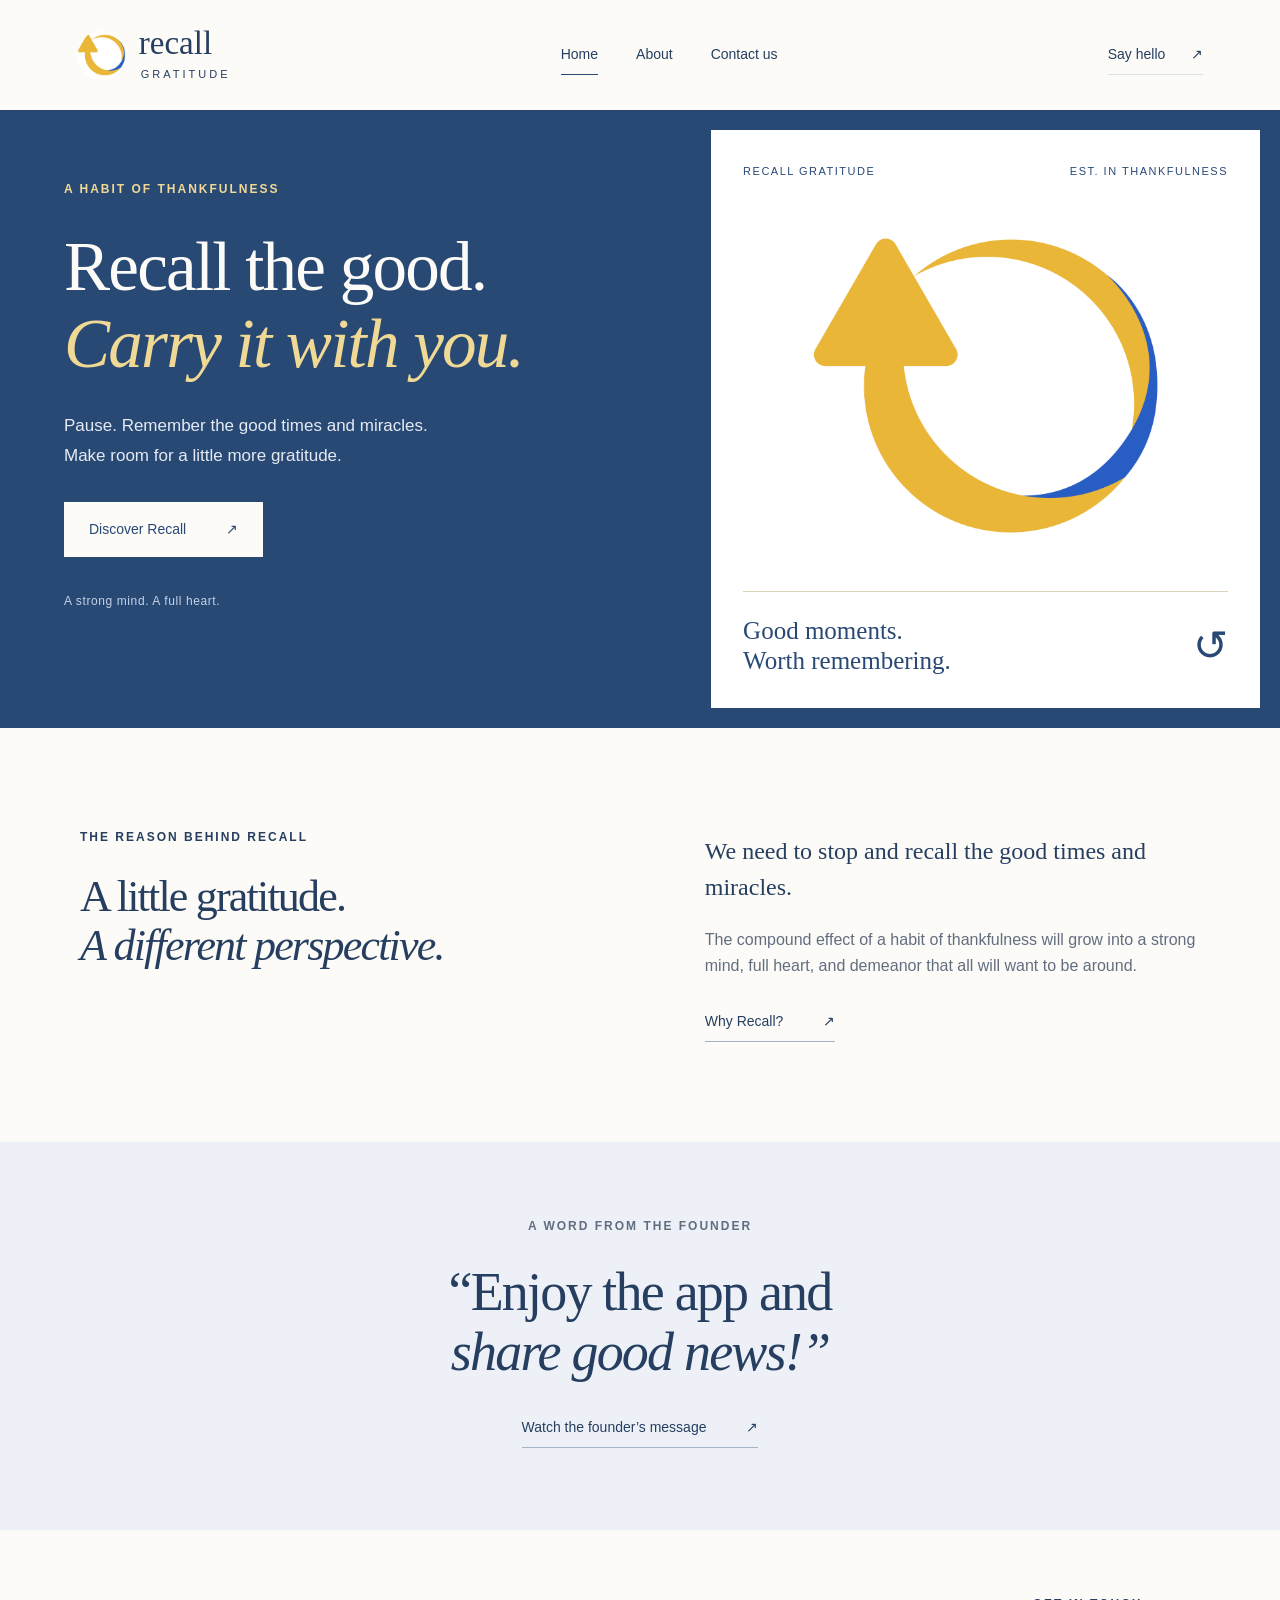
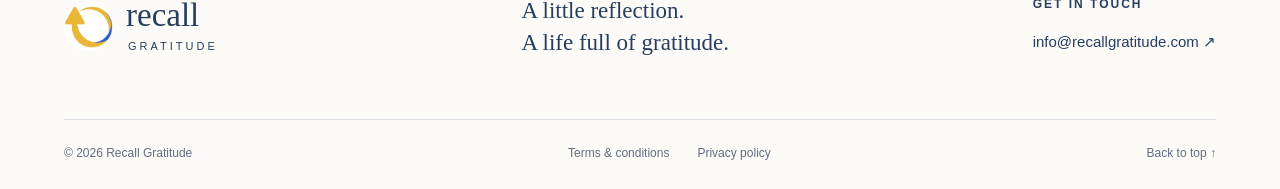
<file: index.html>
<!doctype html>
<html lang="en"><head><meta charset="utf-8"><meta name="viewport" content="width=device-width,initial-scale=1"><meta name="theme-color" content="#294975"><title>Recall the good — Recall Gratitude</title><meta name="description" content="Recall the good times and miracles. Discover Recall Gratitude and the power of a habit of thankfulness."><link rel="icon" type="image/png" href="./assets/recall-original.png"><link rel="stylesheet" href="./assets/style.css"><script defer src="./assets/site.js"></script></head>
<body><a class="skip" href="#main">Skip to content</a><header class="header"><a class="brand" href="./index.html" aria-label="Recall Gratitude home"><img class="brand-logo" src="./assets/recall-original.png" alt="" width="49" height="49"><span>recall<span class="brand-sub">GRATITUDE</span></span></a><button class="menu-toggle" aria-expanded="false" aria-controls="navigation">Menu <span aria-hidden="true">＋</span></button><nav id="navigation" aria-label="Main navigation"><a href="./index.html" aria-current="page">Home</a><a href="./new-page/">About</a><a href="./contact-us/">Contact us</a></nav><a class="header-contact" href="mailto:info@recallgratitude.com">Say hello <span aria-hidden="true">↗</span></a></header>
<main id="main"><section class="hero"><div class="hero-copy"><span class="eyebrow">A HABIT OF THANKFULNESS</span><h1>Recall the good.<br><em>Carry it with you.</em></h1><p>Pause. Remember the good times and miracles.<br>Make room for a little more gratitude.</p><a class="button light" href="./new-page/">Discover Recall <span aria-hidden="true">↗</span></a><span class="hero-note">A strong mind. A full heart.</span></div><div class="hero-art"><div class="art-top"><span>RECALL GRATITUDE</span><span>EST. IN THANKFULNESS</span></div><img src="./assets/recall-original.png" alt="Original Recall Gratitude gold and blue circular arrow logo" width="1059" height="1024"><div class="art-bottom"><span>Good moments.<br>Worth remembering.</span><span class="art-number" aria-hidden="true">↺</span></div></div></section><section class="intro section"><div><span class="eyebrow">THE REASON BEHIND RECALL</span><h2>A little gratitude.<br><em>A different perspective.</em></h2></div><div class="intro-copy"><p>We need to stop and recall the good times and miracles.</p><p class="muted">The compound effect of a habit of thankfulness will grow into a strong mind, full heart, and demeanor that all will want to be around.</p><a class="text-link" href="./new-page/">Why Recall? <span aria-hidden="true">↗</span></a></div></section><section class="quote-band"><span class="eyebrow">A WORD FROM THE FOUNDER</span><h2>“Enjoy the app and<br><em>share good news!”</em></h2><a class="text-link" href="./new-page/#founder">Watch the founder’s message <span aria-hidden="true">↗</span></a></section></main><footer><div class="footer-top"><a class="brand" href="./index.html"><img class="brand-logo" src="./assets/recall-original.png" alt="" width="49" height="49"><span>recall<span class="brand-sub">GRATITUDE</span></span></a><p>A little reflection.<br>A life full of gratitude.</p><div><span class="eyebrow">GET IN TOUCH</span><a class="footer-email" href="mailto:info@recallgratitude.com">info@recallgratitude.com ↗</a></div></div><div class="footer-bottom"><span>© 2026 Recall Gratitude</span><div><a href="./termsconditions/">Terms &amp; conditions</a><a href="./privacypolicy/">Privacy policy</a></div><a href="#main">Back to top ↑</a></div></footer></body></html>
</file>
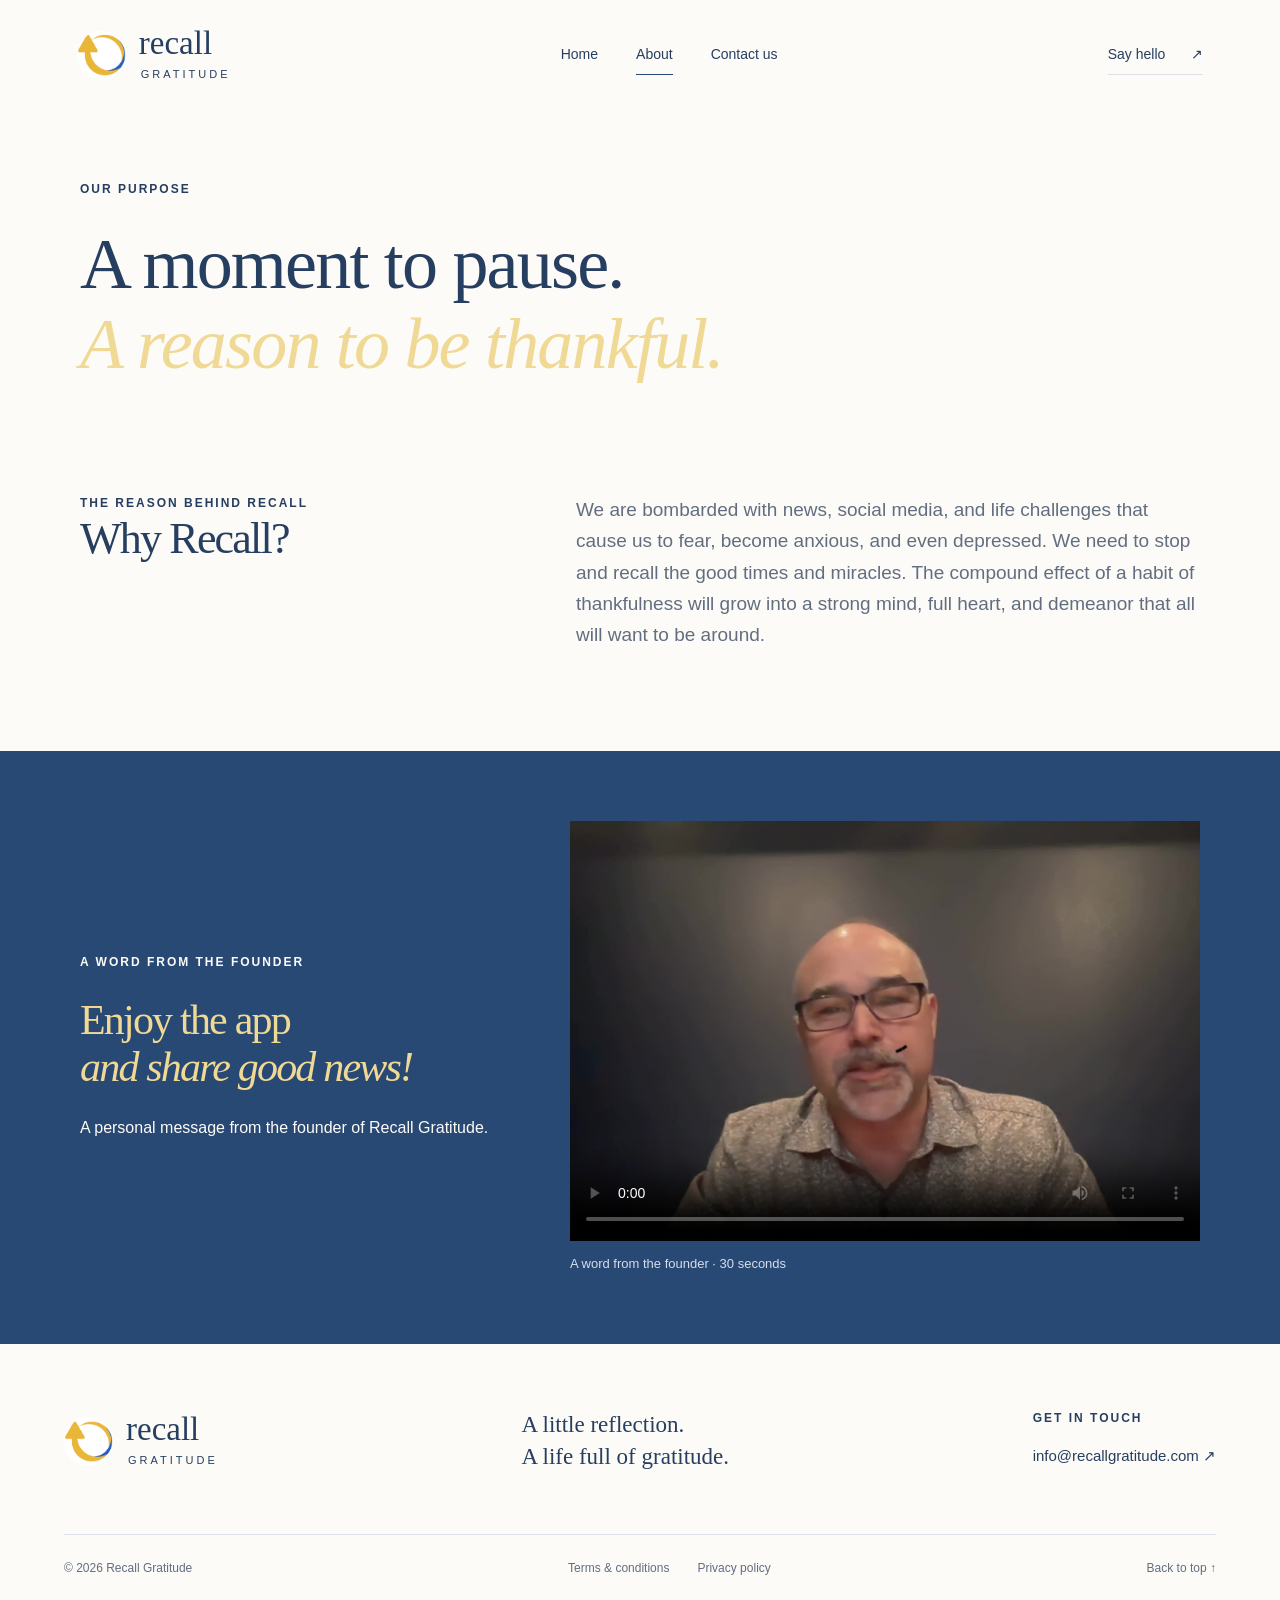
<file: about/index.html>
<!doctype html>
<html lang="en"><head><meta charset="utf-8"><meta name="viewport" content="width=device-width,initial-scale=1"><meta name="theme-color" content="#294975"><title>About — Recall Gratitude</title><meta name="description" content="Recall the good times and miracles. Discover Recall Gratitude and the power of a habit of thankfulness."><link rel="icon" type="image/png" href="../assets/recall-original.png"><link rel="stylesheet" href="../assets/style.css"><script defer src="../assets/site.js"></script></head>
<body><a class="skip" href="#main">Skip to content</a><header class="header"><a class="brand" href="../index.html" aria-label="Recall Gratitude home"><img class="brand-logo" src="../assets/recall-original.png" alt="" width="49" height="49"><span>recall<span class="brand-sub">GRATITUDE</span></span></a><button class="menu-toggle" aria-expanded="false" aria-controls="navigation">Menu <span aria-hidden="true">＋</span></button><nav id="navigation" aria-label="Main navigation"><a href="../index.html">Home</a><a href="../new-page/" aria-current="page">About</a><a href="../contact-us/">Contact us</a></nav><a class="header-contact" href="mailto:info@recallgratitude.com">Say hello <span aria-hidden="true">↗</span></a></header>
<main id="main"><section class="page-head"><span class="eyebrow">OUR PURPOSE</span><h1>A moment to pause.<br><em>A reason to be thankful.</em></h1></section><section class="section about-grid"><div><span class="eyebrow">THE REASON BEHIND RECALL</span><h2>Why Recall?</h2></div><p>We are bombarded with news, social media, and life challenges that cause us to fear, become anxious, and even depressed. We need to stop and recall the good times and miracles. The compound effect of a habit of thankfulness will grow into a strong mind, full heart, and demeanor that all will want to be around.</p></section><section class="founder" id="founder"><div class="founder-inner"><div><span class="eyebrow">A WORD FROM THE FOUNDER</span><h2>Enjoy the app<br><em>and share good news!</em></h2><p>A personal message from the founder of Recall Gratitude.</p></div><figure><video controls playsinline preload="metadata" poster="../assets/founder-poster.jpg"><source src="../assets/founder.mp4" type="video/mp4">Your browser does not support video. <a href="../assets/founder.mp4">Download the founder’s message.</a></video><figcaption>A word from the founder · 30 seconds</figcaption></figure></div></section></main><footer><div class="footer-top"><a class="brand" href="../index.html"><img class="brand-logo" src="../assets/recall-original.png" alt="" width="49" height="49"><span>recall<span class="brand-sub">GRATITUDE</span></span></a><p>A little reflection.<br>A life full of gratitude.</p><div><span class="eyebrow">GET IN TOUCH</span><a class="footer-email" href="mailto:info@recallgratitude.com">info@recallgratitude.com ↗</a></div></div><div class="footer-bottom"><span>© 2026 Recall Gratitude</span><div><a href="../termsconditions/">Terms &amp; conditions</a><a href="../privacypolicy/">Privacy policy</a></div><a href="#main">Back to top ↑</a></div></footer></body></html>
</file>
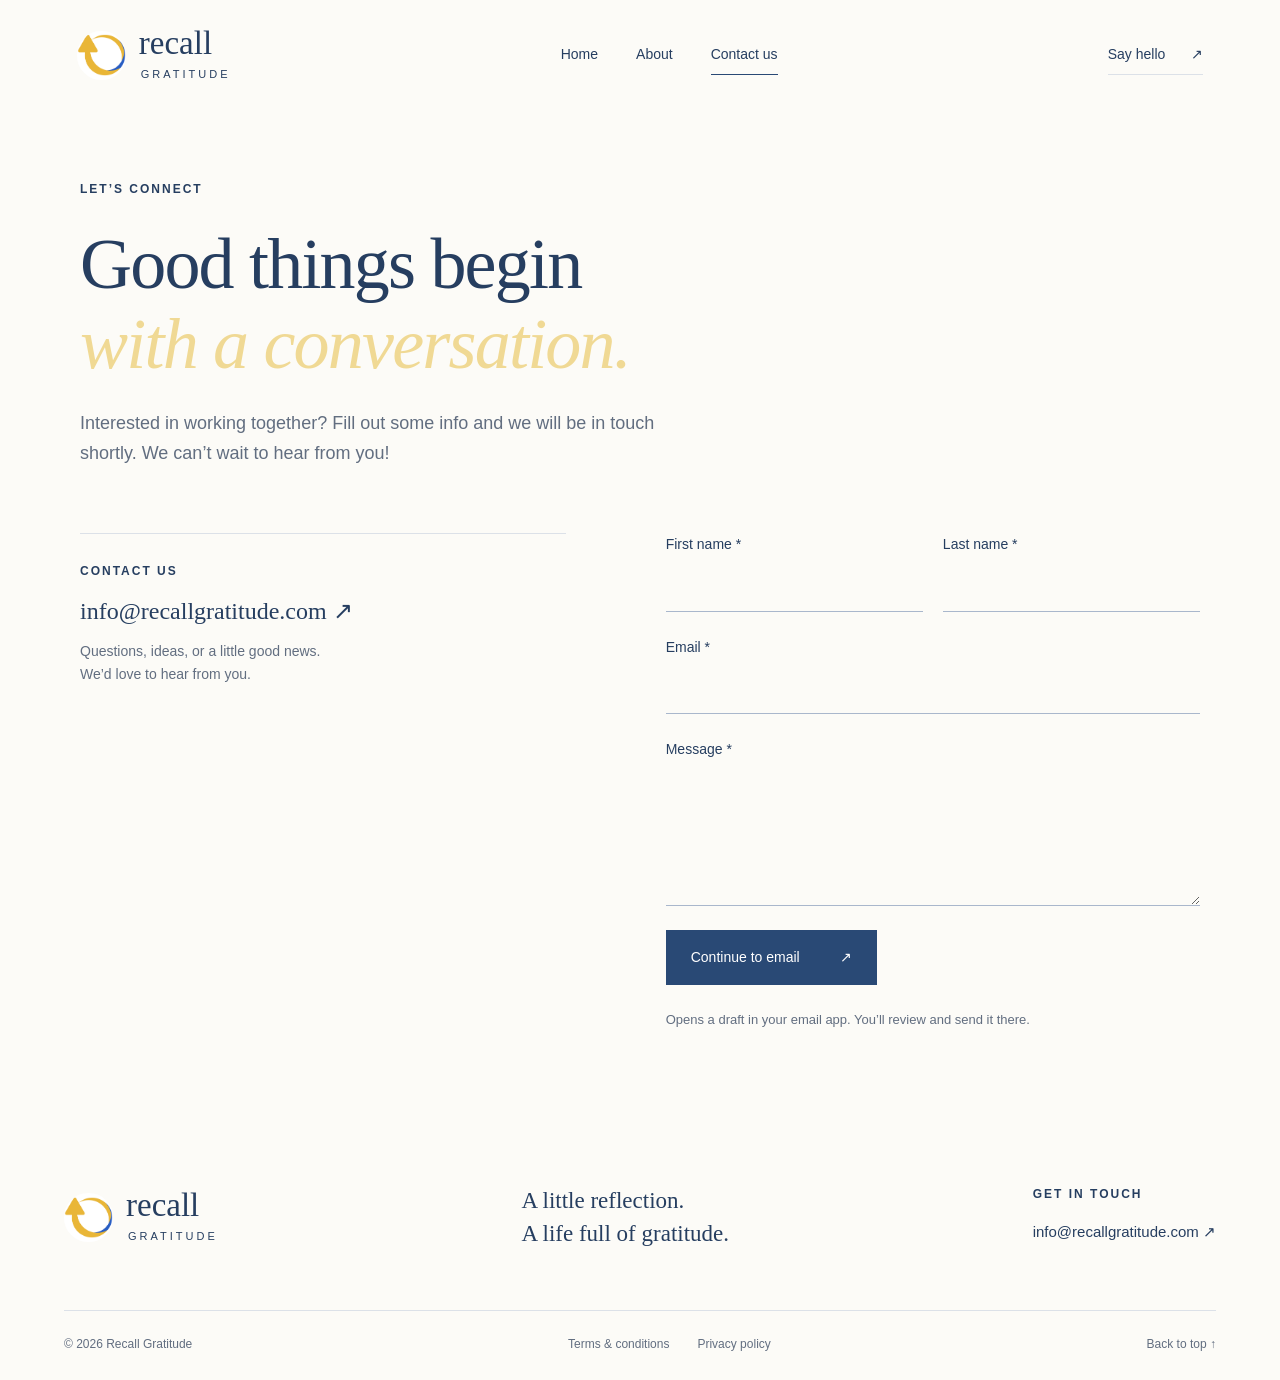
<file: contact-us/index.html>
<!doctype html>
<html lang="en"><head><meta charset="utf-8"><meta name="viewport" content="width=device-width,initial-scale=1"><meta name="theme-color" content="#294975"><title>Contact us — Recall Gratitude</title><meta name="description" content="Recall the good times and miracles. Discover Recall Gratitude and the power of a habit of thankfulness."><link rel="icon" type="image/png" href="../assets/recall-original.png"><link rel="stylesheet" href="../assets/style.css"><script defer src="../assets/site.js"></script></head>
<body><a class="skip" href="#main">Skip to content</a><header class="header"><a class="brand" href="../index.html" aria-label="Recall Gratitude home"><img class="brand-logo" src="../assets/recall-original.png" alt="" width="49" height="49"><span>recall<span class="brand-sub">GRATITUDE</span></span></a><button class="menu-toggle" aria-expanded="false" aria-controls="navigation">Menu <span aria-hidden="true">＋</span></button><nav id="navigation" aria-label="Main navigation"><a href="../index.html">Home</a><a href="../new-page/">About</a><a href="../contact-us/" aria-current="page">Contact us</a></nav><a class="header-contact" href="mailto:info@recallgratitude.com">Say hello <span aria-hidden="true">↗</span></a></header>
<main id="main"><section class="page-head"><span class="eyebrow">LET’S CONNECT</span><h1>Good things begin<br><em>with a conversation.</em></h1><p>Interested in working together? Fill out some info and we will be in touch shortly. We can’t wait to hear from you!</p></section><section class="contact-grid"><div class="contact-card"><span class="eyebrow">CONTACT US</span><a href="mailto:info@recallgratitude.com">info@recallgratitude.com ↗</a><p>Questions, ideas, or a little good news.<br>We’d love to hear from you.</p></div><form id="contact-form" class="contact-form"><div class="name-row"><label>First name <span aria-hidden="true">*</span><input name="firstName" autocomplete="given-name" required maxlength="100"></label><label>Last name <span aria-hidden="true">*</span><input name="lastName" autocomplete="family-name" required maxlength="100"></label></div><label>Email <span aria-hidden="true">*</span><input type="email" name="email" autocomplete="email" required maxlength="254"></label><label>Message <span aria-hidden="true">*</span><textarea name="message" required maxlength="4000"></textarea></label><button class="button" type="submit">Continue to email <span aria-hidden="true">↗</span></button><p class="form-note" id="form-status" role="status">Opens a draft in your email app. You’ll review and send it there.</p><noscript><p>Please email <a href="mailto:info@recallgratitude.com">info@recallgratitude.com</a> directly.</p></noscript></form></section></main><footer><div class="footer-top"><a class="brand" href="../index.html"><img class="brand-logo" src="../assets/recall-original.png" alt="" width="49" height="49"><span>recall<span class="brand-sub">GRATITUDE</span></span></a><p>A little reflection.<br>A life full of gratitude.</p><div><span class="eyebrow">GET IN TOUCH</span><a class="footer-email" href="mailto:info@recallgratitude.com">info@recallgratitude.com ↗</a></div></div><div class="footer-bottom"><span>© 2026 Recall Gratitude</span><div><a href="../termsconditions/">Terms &amp; conditions</a><a href="../privacypolicy/">Privacy policy</a></div><a href="#main">Back to top ↑</a></div></footer></body></html>
</file>
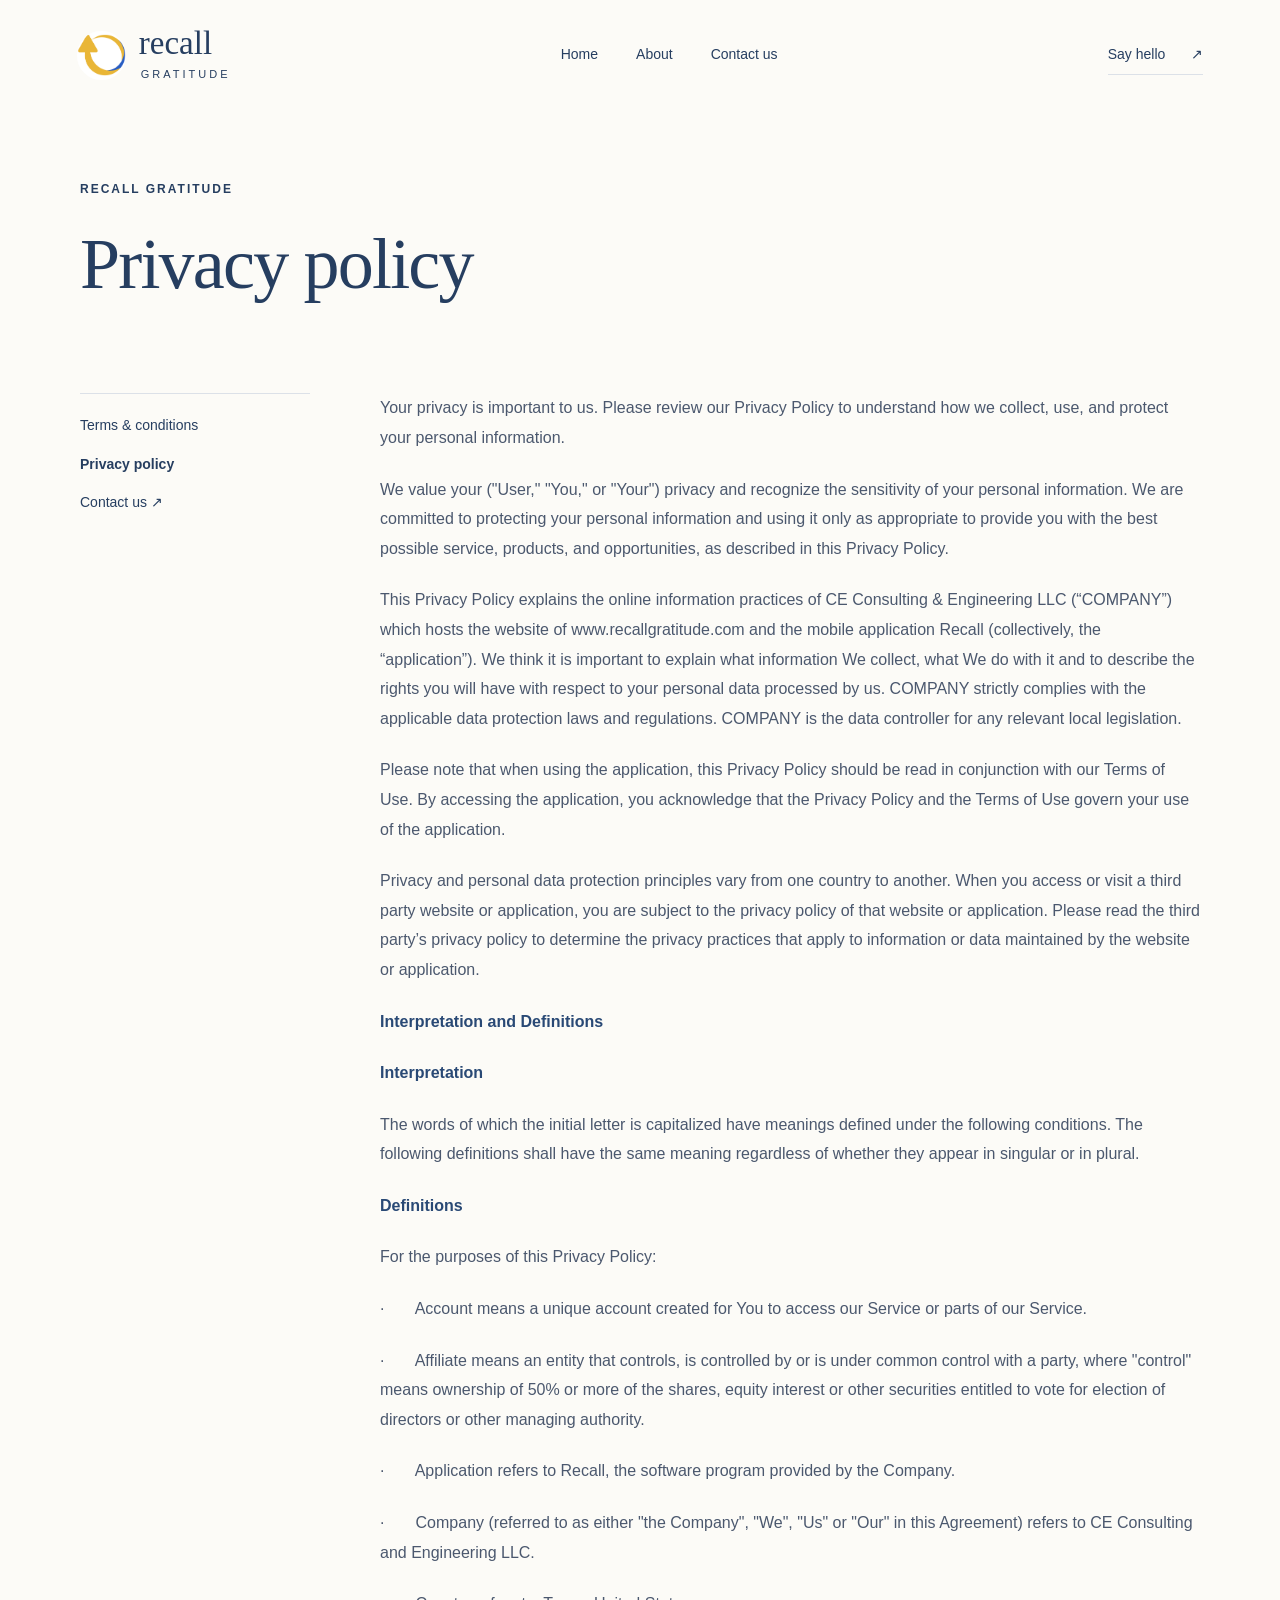
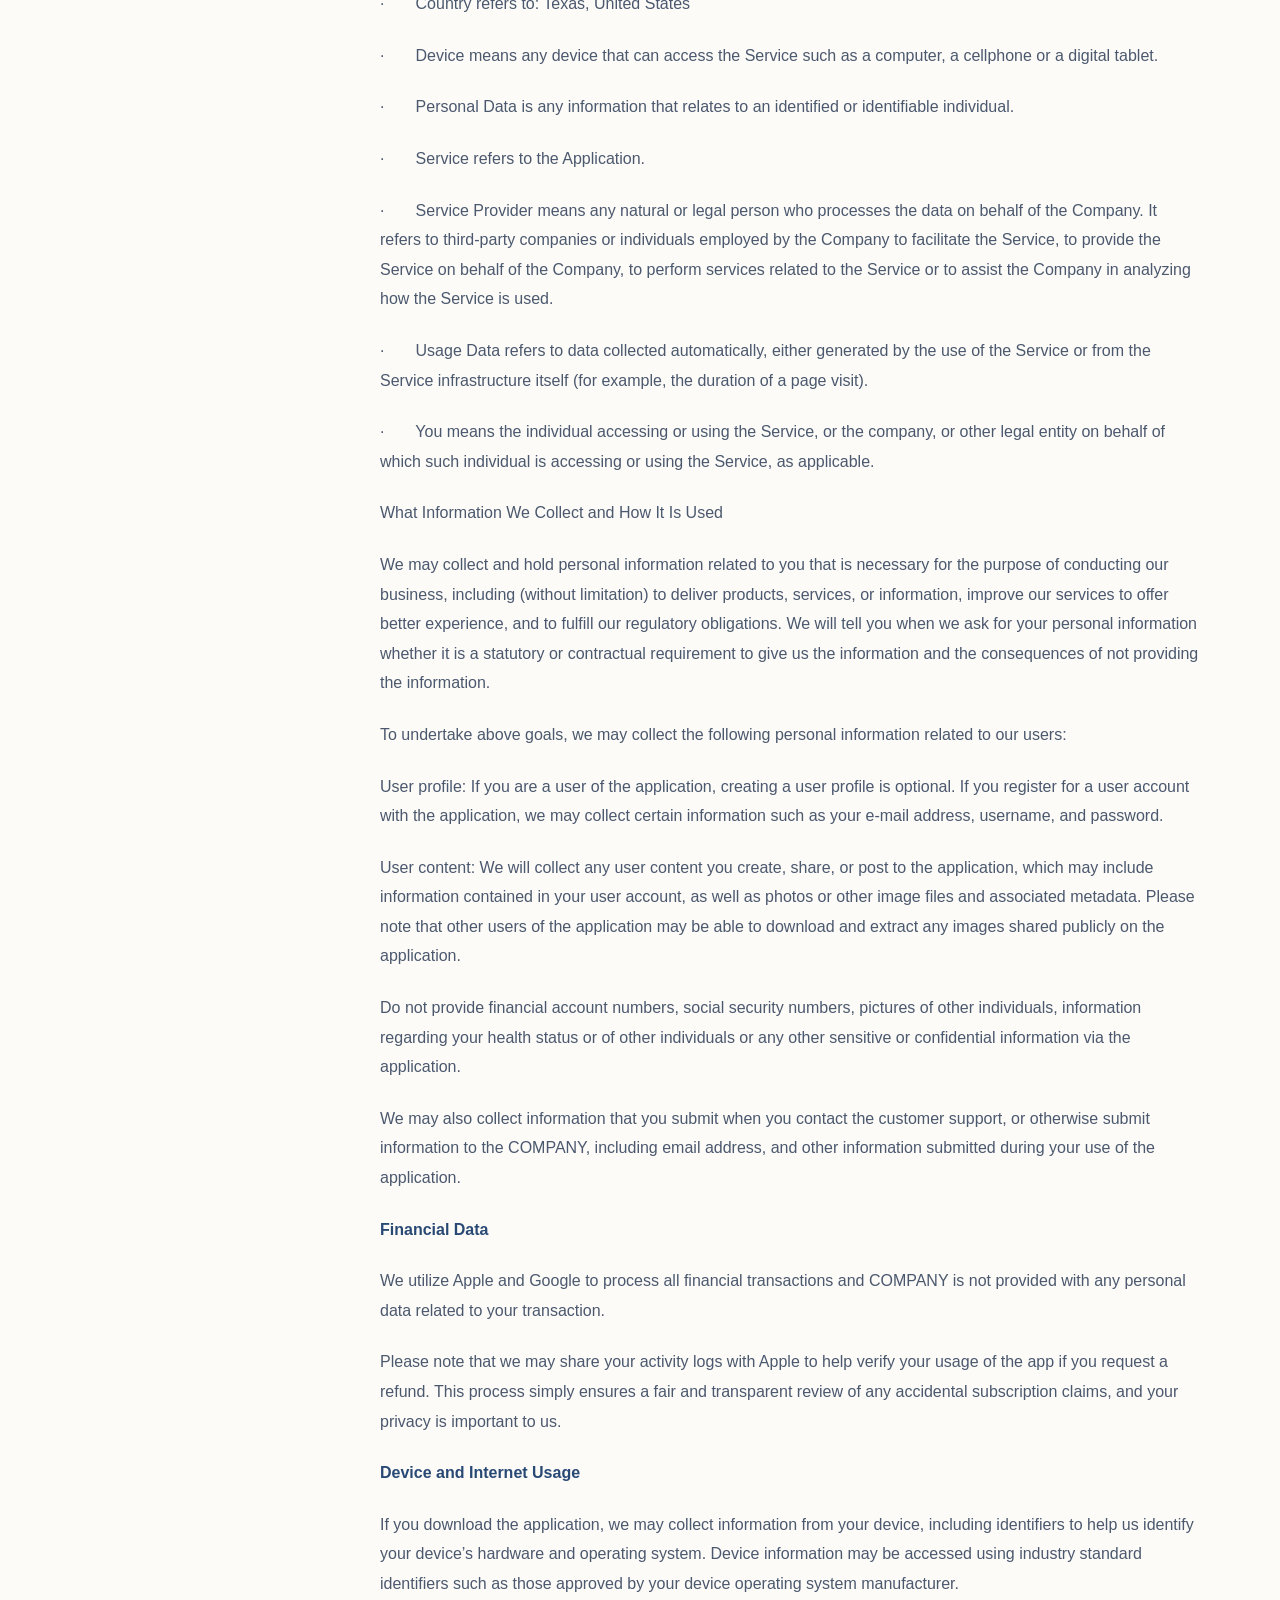
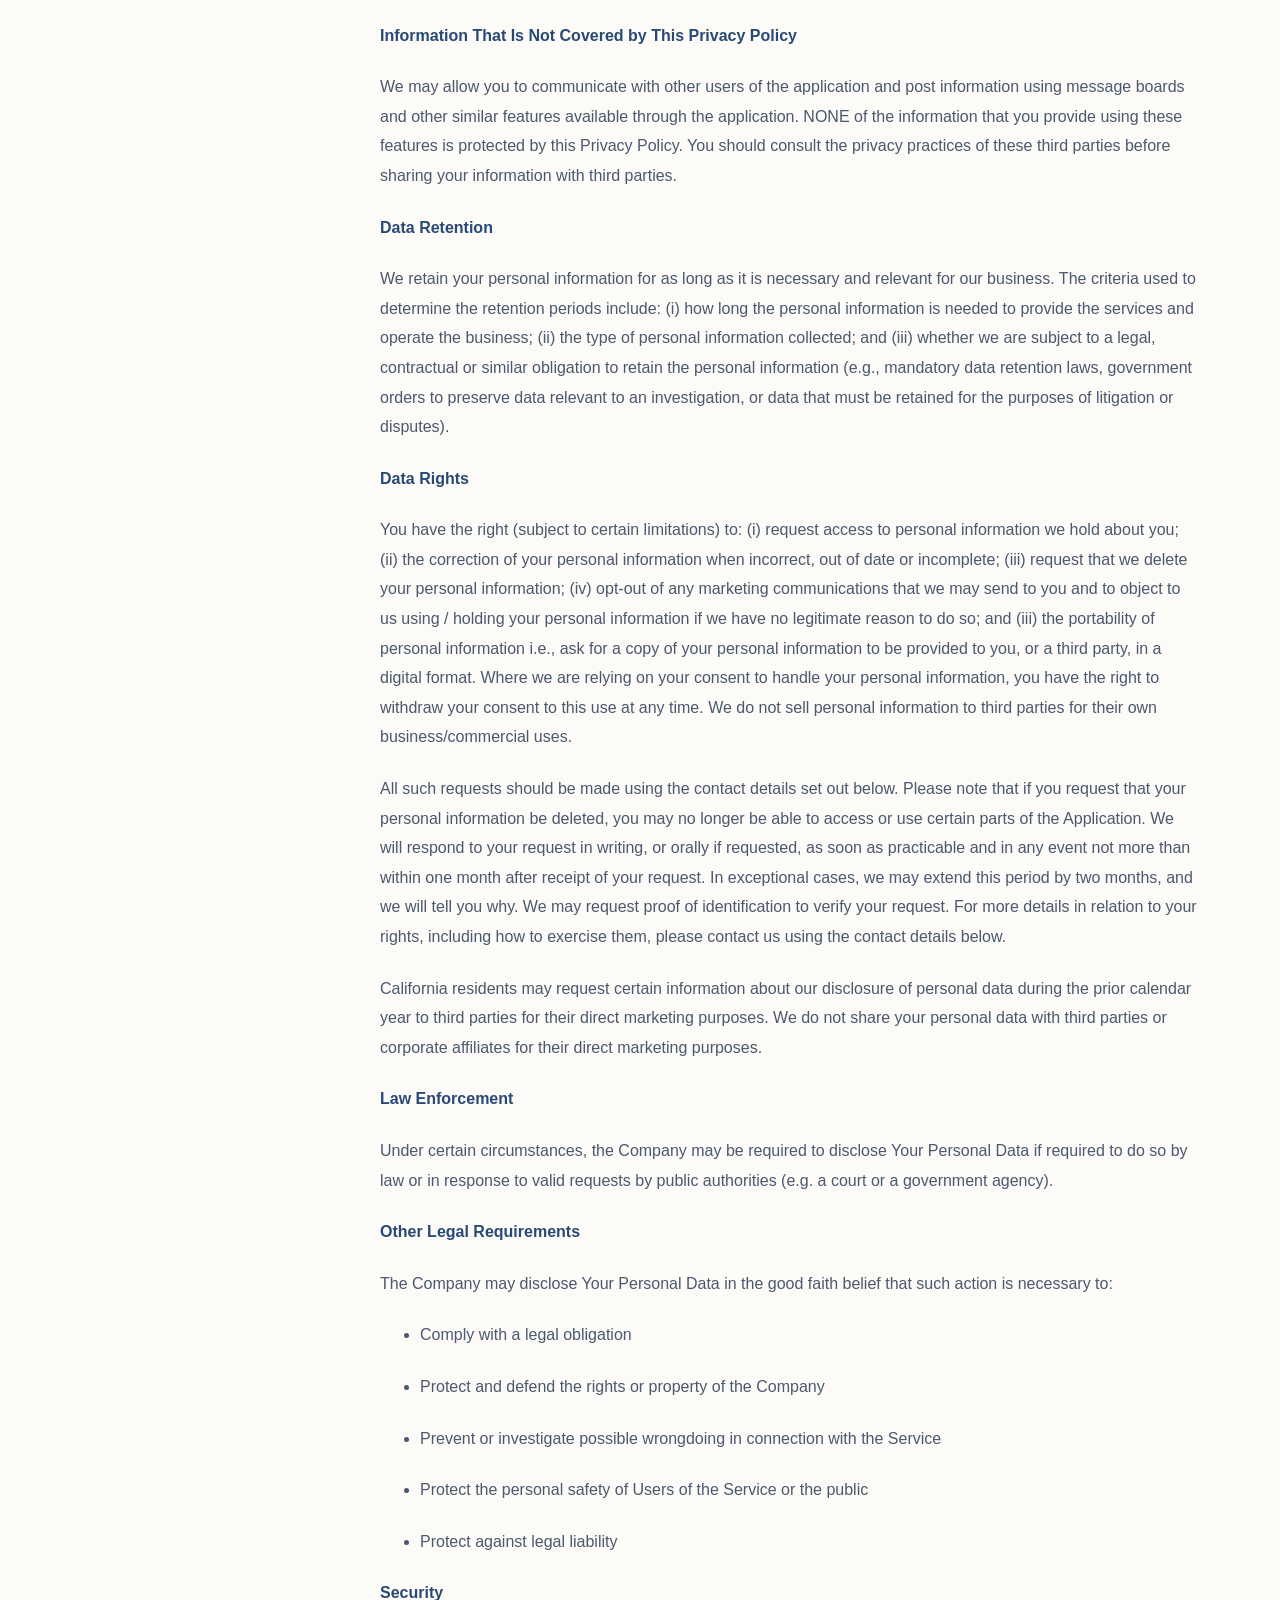
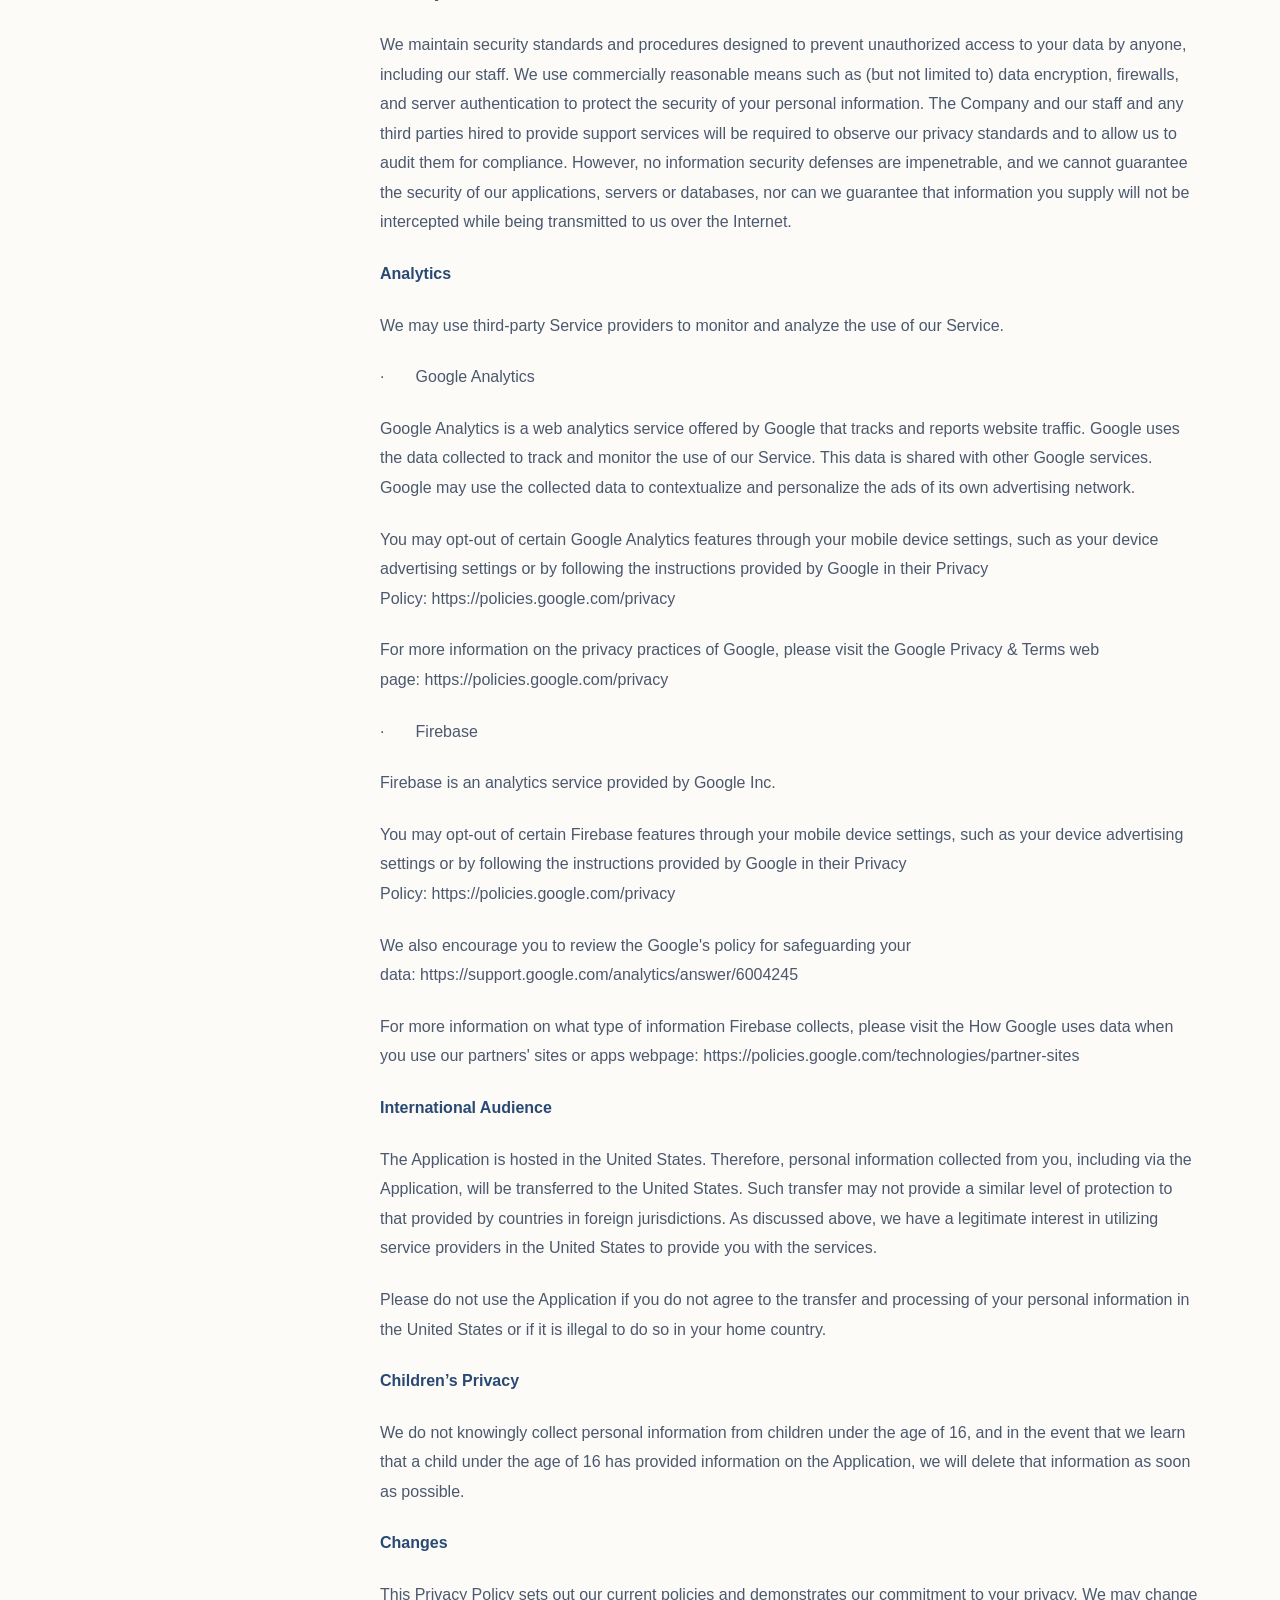
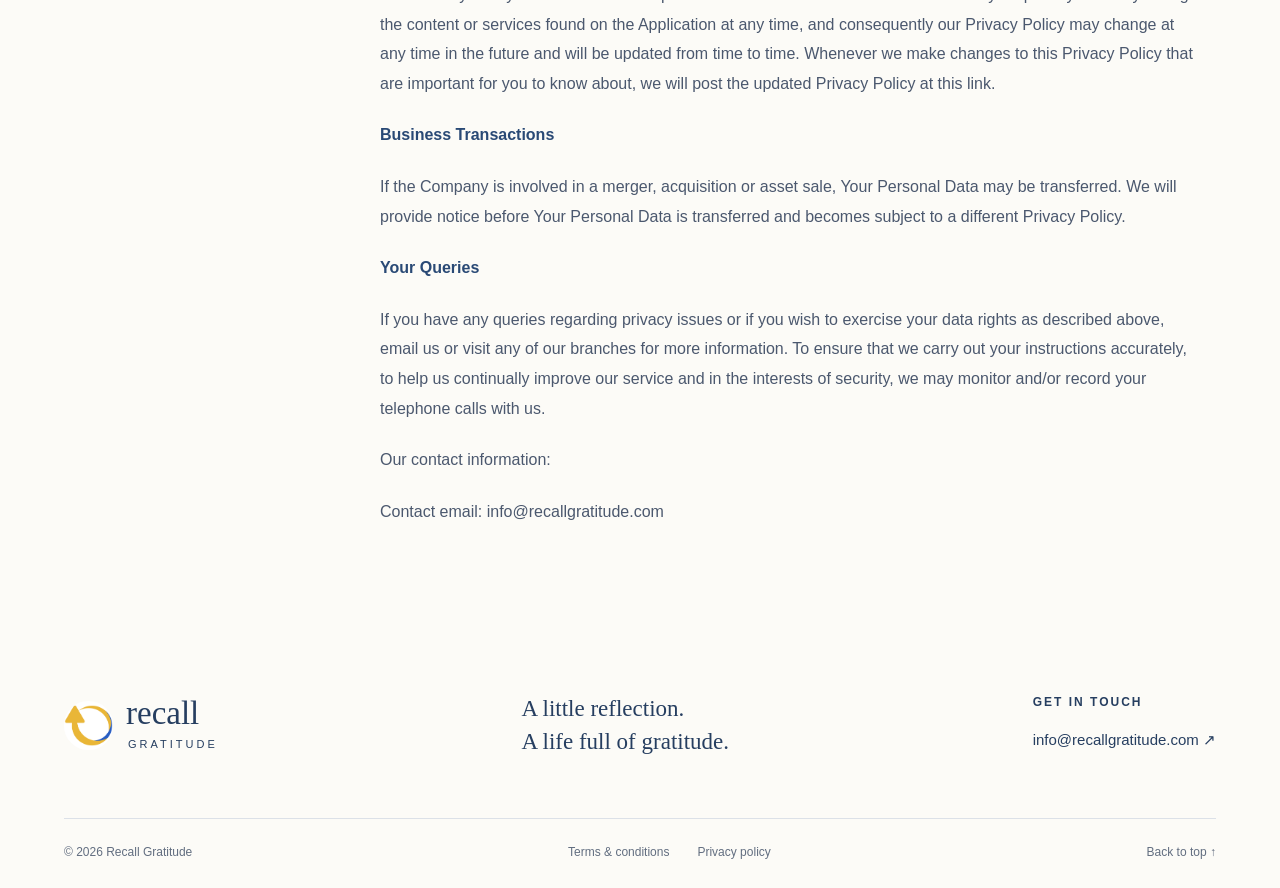
<file: privacypolicy/index.html>
<!doctype html>
<html lang="en"><head><meta charset="utf-8"><meta name="viewport" content="width=device-width,initial-scale=1"><meta name="theme-color" content="#294975"><title>Privacy policy — Recall Gratitude</title><meta name="description" content="Recall the good times and miracles. Discover Recall Gratitude and the power of a habit of thankfulness."><link rel="icon" type="image/png" href="../assets/recall-original.png"><link rel="stylesheet" href="../assets/style.css"><script defer src="../assets/site.js"></script></head>
<body><a class="skip" href="#main">Skip to content</a><header class="header"><a class="brand" href="../index.html" aria-label="Recall Gratitude home"><img class="brand-logo" src="../assets/recall-original.png" alt="" width="49" height="49"><span>recall<span class="brand-sub">GRATITUDE</span></span></a><button class="menu-toggle" aria-expanded="false" aria-controls="navigation">Menu <span aria-hidden="true">＋</span></button><nav id="navigation" aria-label="Main navigation"><a href="../index.html">Home</a><a href="../new-page/">About</a><a href="../contact-us/">Contact us</a></nav><a class="header-contact" href="mailto:info@recallgratitude.com">Say hello <span aria-hidden="true">↗</span></a></header>
<main id="main"><section class="page-head"><span class="eyebrow">RECALL GRATITUDE</span><h1>Privacy policy</h1></section><div class="legal-layout"><aside class="legal-nav" aria-label="Legal pages"><a href="../termsconditions/" >Terms &amp; conditions</a><a href="../privacypolicy/" aria-current="page">Privacy policy</a><a href="../contact-us/">Contact us ↗</a></aside><article class="legal-content"><p>Your privacy is important to us. Please review our Privacy Policy to understand how we collect, use, and protect your personal information.  </p><p>We value your (&quot;User,&quot; &quot;You,&quot; or &quot;Your&quot;) privacy and recognize the sensitivity of your personal information. We are committed to protecting your personal information and using it only as appropriate to provide you with the best possible service, products, and opportunities, as described in this Privacy Policy.</p><p>This Privacy Policy explains the online information practices of CE Consulting &amp; Engineering LLC (“COMPANY”) which hosts the website of www.recallgratitude.com and the mobile application Recall (collectively, the “application”). We think it is important to explain what information We collect, what We do with it and to describe the rights you will have with respect to your personal data processed by us. COMPANY strictly complies with the applicable data protection laws and regulations. COMPANY is the data controller for any relevant local legislation.</p><p>Please note that when using the application, this Privacy Policy should be read in conjunction with our Terms of Use. By accessing the application, you acknowledge that the Privacy Policy and the Terms of Use govern your use of the application.</p><p>Privacy and personal data protection principles vary from one country to another. When you access or visit a third party website or application, you are subject to the privacy policy of that website or application. Please read the third party’s privacy policy to determine the privacy practices that apply to information or data maintained by the website or application.</p><p><strong>Interpretation and Definitions</strong></p><p><strong>Interpretation</strong></p><p>The words of which the initial letter is capitalized have meanings defined under the following conditions. The following definitions shall have the same meaning regardless of whether they appear in singular or in plural.</p><p><strong>Definitions</strong></p><p>For the purposes of this Privacy Policy:</p><p>·       Account means a unique account created for You to access our Service or parts of our Service.</p><p>·       Affiliate means an entity that controls, is controlled by or is under common control with a party, where &quot;control&quot; means ownership of 50% or more of the shares, equity interest or other securities entitled to vote for election of directors or other managing authority.</p><p>·       Application refers to Recall, the software program provided by the Company.</p><p>·       Company (referred to as either &quot;the Company&quot;, &quot;We&quot;, &quot;Us&quot; or &quot;Our&quot; in this Agreement) refers to CE Consulting and Engineering LLC.</p><p>·       Country refers to: Texas, United States</p><p>·       Device means any device that can access the Service such as a computer, a cellphone or a digital tablet.</p><p>·       Personal Data is any information that relates to an identified or identifiable individual.</p><p>·       Service refers to the Application.</p><p>·       Service Provider means any natural or legal person who processes the data on behalf of the Company. It refers to third-party companies or individuals employed by the Company to facilitate the Service, to provide the Service on behalf of the Company, to perform services related to the Service or to assist the Company in analyzing how the Service is used.</p><p>·       Usage Data refers to data collected automatically, either generated by the use of the Service or from the Service infrastructure itself (for example, the duration of a page visit).</p><p>·       You means the individual accessing or using the Service, or the company, or other legal entity on behalf of which such individual is accessing or using the Service, as applicable.</p><p>What Information We Collect and How It Is Used</p><p>We may collect and hold personal information related to you that is necessary for the purpose of conducting our business, including (without limitation) to deliver products, services, or information, improve our services to offer better experience, and to fulfill our regulatory obligations. We will tell you when we ask for your personal information whether it is a statutory or contractual requirement to give us the information and the consequences of not providing the information.</p><p>To undertake above goals, we may collect the following personal information related to our users:</p><p>User profile: If you are a user of the application, creating a user profile is optional. If you register for a user account with the application, we may collect certain information such as your e-mail address, username, and password.</p><p>User content: We will collect any user content you create, share, or post to the application, which may include information contained in your user account, as well as photos or other image files and associated metadata. Please note that other users of the application may be able to download and extract any images shared publicly on the application.</p><p>Do not provide financial account numbers, social security numbers, pictures of other individuals, information regarding your health status or of other individuals or any other sensitive or confidential information via the application.</p><p>We may also collect information that you submit when you contact the customer support, or otherwise submit information to the COMPANY, including email address, and other information submitted during your use of the application.</p><p><strong>Financial Data</strong></p><p>We utilize Apple and Google to process all financial transactions and COMPANY is not provided with any personal data related to your transaction.</p><p>Please note that we may share your activity logs with Apple to help verify your usage of the app if you request a refund. This process simply ensures a fair and transparent review of any accidental subscription claims, and your privacy is important to us.</p><p><strong>Device and Internet Usage</strong></p><p>If you download the application, we may collect information from your device, including identifiers to help us identify your device’s hardware and operating system. Device information may be accessed using industry standard identifiers such as those approved by your device operating system manufacturer.</p><p><strong>Information That Is Not Covered by This Privacy Policy</strong></p><p>We may allow you to communicate with other users of the application and post information using message boards and other similar features available through the application. NONE of the information that you provide using these features is protected by this Privacy Policy. You should consult the privacy practices of these third parties before sharing your information with third parties.</p><p><strong>Data Retention</strong></p><p>We retain your personal information for as long as it is necessary and relevant for our business. The criteria used to determine the retention periods include: (i) how long the personal information is needed to provide the services and operate the business; (ii) the type of personal information collected; and (iii) whether we are subject to a legal, contractual or similar obligation to retain the personal information (e.g., mandatory data retention laws, government orders to preserve data relevant to an investigation, or data that must be retained for the purposes of litigation or disputes).</p><p><strong>Data Rights</strong></p><p>You have the right (subject to certain limitations) to: (i) request access to personal information we hold about you; (ii) the correction of your personal information when incorrect, out of date or incomplete; (iii) request that we delete your personal information; (iv) opt-out of any marketing communications that we may send to you and to object to us using / holding your personal information if we have no legitimate reason to do so; and (iii) the portability of personal information i.e., ask for a copy of your personal information to be provided to you, or a third party, in a digital format. Where we are relying on your consent to handle your personal information, you have the right to withdraw your consent to this use at any time. We do not sell personal information to third parties for their own business/commercial uses.</p><p>All such requests should be made using the contact details set out below. Please note that if you request that your personal information be deleted, you may no longer be able to access or use certain parts of the Application. We will respond to your request in writing, or orally if requested, as soon as practicable and in any event not more than within one month after receipt of your request. In exceptional cases, we may extend this period by two months, and we will tell you why. We may request proof of identification to verify your request. For more details in relation to your rights, including how to exercise them, please contact us using the contact details below.</p><p>California residents may request certain information about our disclosure of personal data during the prior calendar year to third parties for their direct marketing purposes. We do not share your personal data with third parties or corporate affiliates for their direct marketing purposes.</p><p><strong>Law Enforcement</strong></p><p>Under certain circumstances, the Company may be required to disclose Your Personal Data if required to do so by law or in response to valid requests by public authorities (e.g. a court or a government agency).</p><p><strong>Other Legal Requirements</strong> </p><p>The Company may disclose Your Personal Data in the good faith belief that such action is necessary to:</p><ul><li><p>Comply with a legal obligation</p></li><li><p>Protect and defend the rights or property of the Company</p></li><li><p>Prevent or investigate possible wrongdoing in connection with the Service</p></li><li><p>Protect the personal safety of Users of the Service or the public</p></li><li><p>Protect against legal liability</p></li></ul><p><strong>Security</strong></p><p>We maintain security standards and procedures designed to prevent unauthorized access to your data by anyone, including our staff. We use commercially reasonable means such as (but not limited to) data encryption, firewalls, and server authentication to protect the security of your personal information. The Company and our staff and any third parties hired to provide support services will be required to observe our privacy standards and to allow us to audit them for compliance. However, no information security defenses are impenetrable, and we cannot guarantee the security of our applications, servers or databases, nor can we guarantee that information you supply will not be intercepted while being transmitted to us over the Internet.</p><p><strong>Analytics</strong></p><p>We may use third-party Service providers to monitor and analyze the use of our Service.</p><p>·       Google Analytics</p><p>Google Analytics is a web analytics service offered by Google that tracks and reports website traffic. Google uses the data collected to track and monitor the use of our Service. This data is shared with other Google services. Google may use the collected data to contextualize and personalize the ads of its own advertising network.</p><p>You may opt-out of certain Google Analytics features through your mobile device settings, such as your device advertising settings or by following the instructions provided by Google in their Privacy Policy: https://policies.google.com/privacy</p><p>For more information on the privacy practices of Google, please visit the Google Privacy &amp; Terms web page: https://policies.google.com/privacy</p><p>·       Firebase</p><p>Firebase is an analytics service provided by Google Inc.</p><p>You may opt-out of certain Firebase features through your mobile device settings, such as your device advertising settings or by following the instructions provided by Google in their Privacy Policy: https://policies.google.com/privacy</p><p>We also encourage you to review the Google&#x27;s policy for safeguarding your data: https://support.google.com/analytics/answer/6004245</p><p>For more information on what type of information Firebase collects, please visit the How Google uses data when you use our partners&#x27; sites or apps webpage: https://policies.google.com/technologies/partner-sites</p><p><strong>International Audience</strong></p><p>The Application is hosted in the United States. Therefore, personal information collected from you, including via the Application, will be transferred to the United States. Such transfer may not provide a similar level of protection to that provided by countries in foreign jurisdictions. As discussed above, we have a legitimate interest in utilizing service providers in the United States to provide you with the services.</p><p>Please do not use the Application if you do not agree to the transfer and processing of your personal information in the United States or if it is illegal to do so in your home country.</p><p><strong>Children’s Privacy</strong></p><p>We do not knowingly collect personal information from children under the age of 16, and in the event that we learn that a child under the age of 16 has provided information on the Application, we will delete that information as soon as possible.</p><p><strong>Changes</strong></p><p>This Privacy Policy sets out our current policies and demonstrates our commitment to your privacy. We may change the content or services found on the Application at any time, and consequently our Privacy Policy may change at any time in the future and will be updated from time to time. Whenever we make changes to this Privacy Policy that are important for you to know about, we will post the updated Privacy Policy at this link.</p><p><strong>Business Transactions</strong></p><p>If the Company is involved in a merger, acquisition or asset sale, Your Personal Data may be transferred. We will provide notice before Your Personal Data is transferred and becomes subject to a different Privacy Policy.</p><p><strong>Your Queries</strong></p><p>If you have any queries regarding privacy issues or if you wish to exercise your data rights as described above, email us or visit any of our branches for more information. To ensure that we carry out your instructions accurately, to help us continually improve our service and in the interests of security, we may monitor and/or record your telephone calls with us.</p><p>Our contact information:</p><p>Contact email: info@recallgratitude.com</p></article></div></main><footer><div class="footer-top"><a class="brand" href="../index.html"><img class="brand-logo" src="../assets/recall-original.png" alt="" width="49" height="49"><span>recall<span class="brand-sub">GRATITUDE</span></span></a><p>A little reflection.<br>A life full of gratitude.</p><div><span class="eyebrow">GET IN TOUCH</span><a class="footer-email" href="mailto:info@recallgratitude.com">info@recallgratitude.com ↗</a></div></div><div class="footer-bottom"><span>© 2026 Recall Gratitude</span><div><a href="../termsconditions/">Terms &amp; conditions</a><a href="../privacypolicy/">Privacy policy</a></div><a href="#main">Back to top ↑</a></div></footer></body></html>
</file>
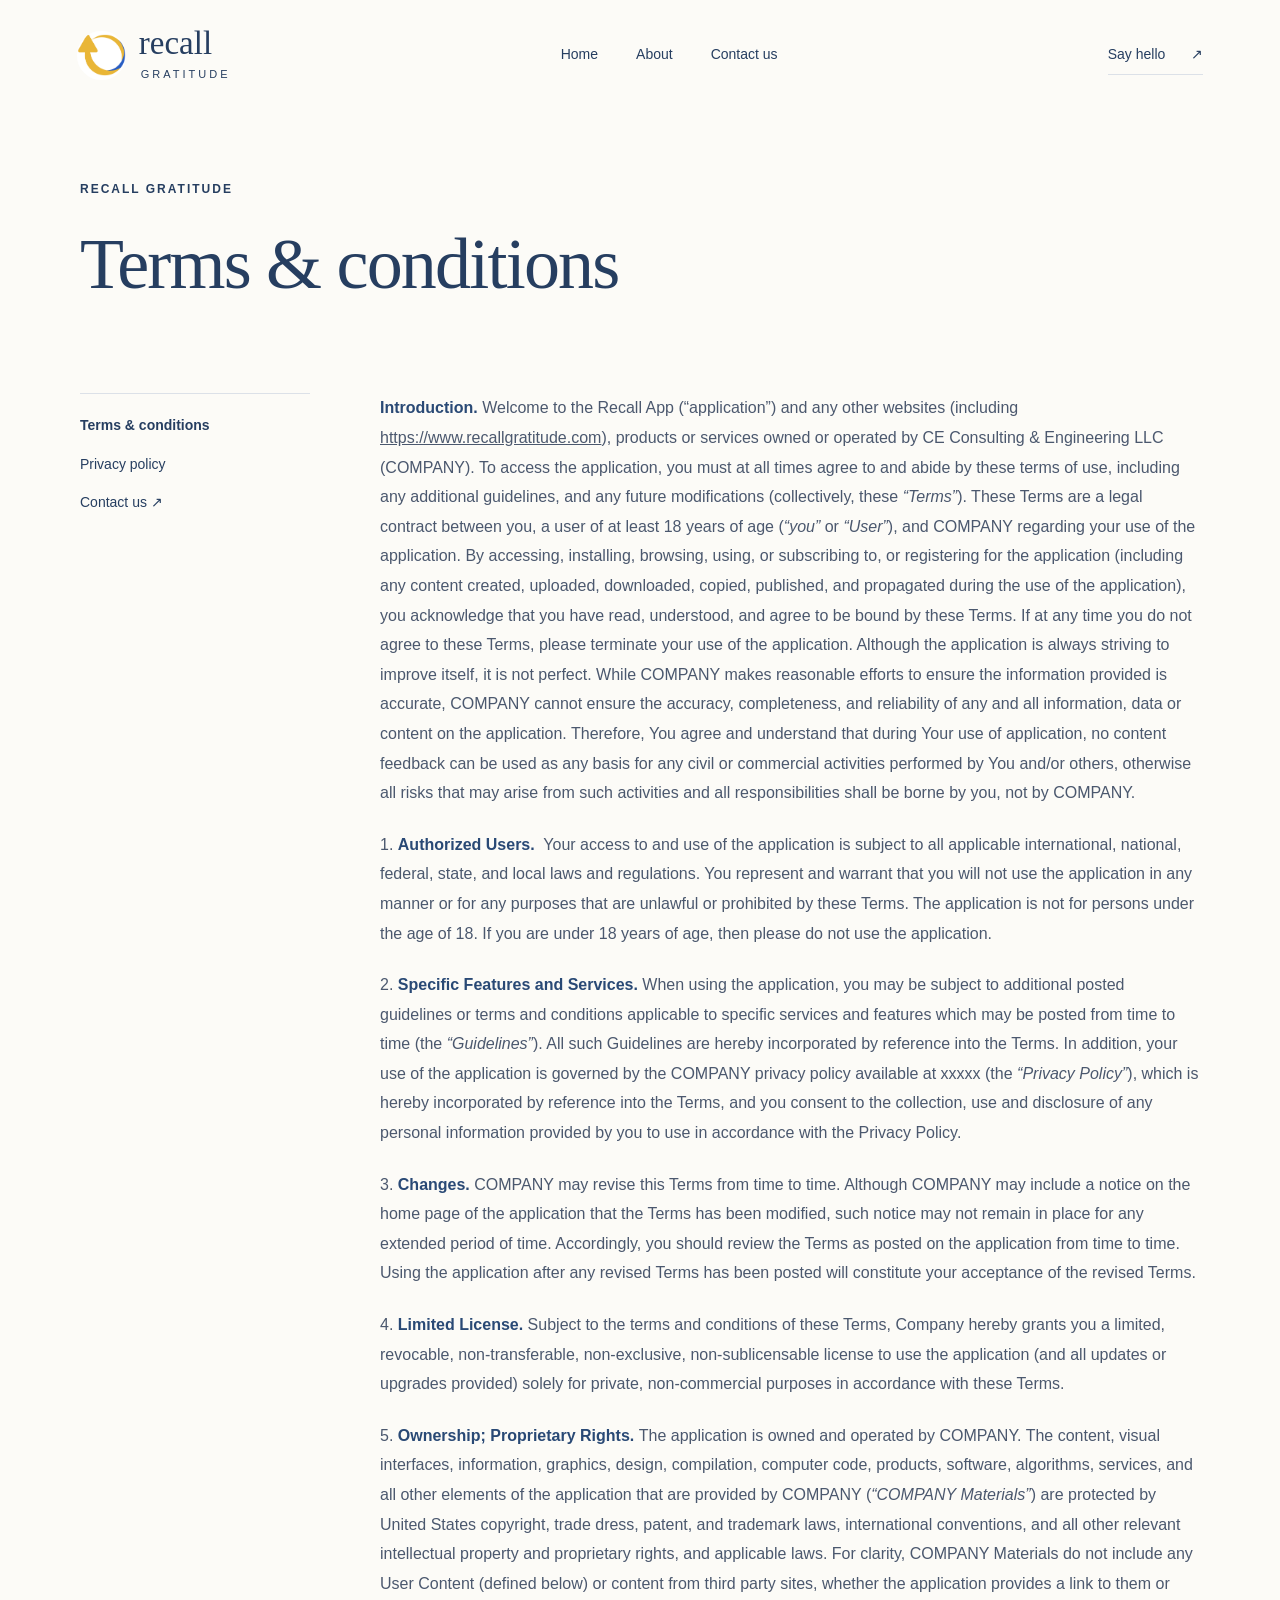
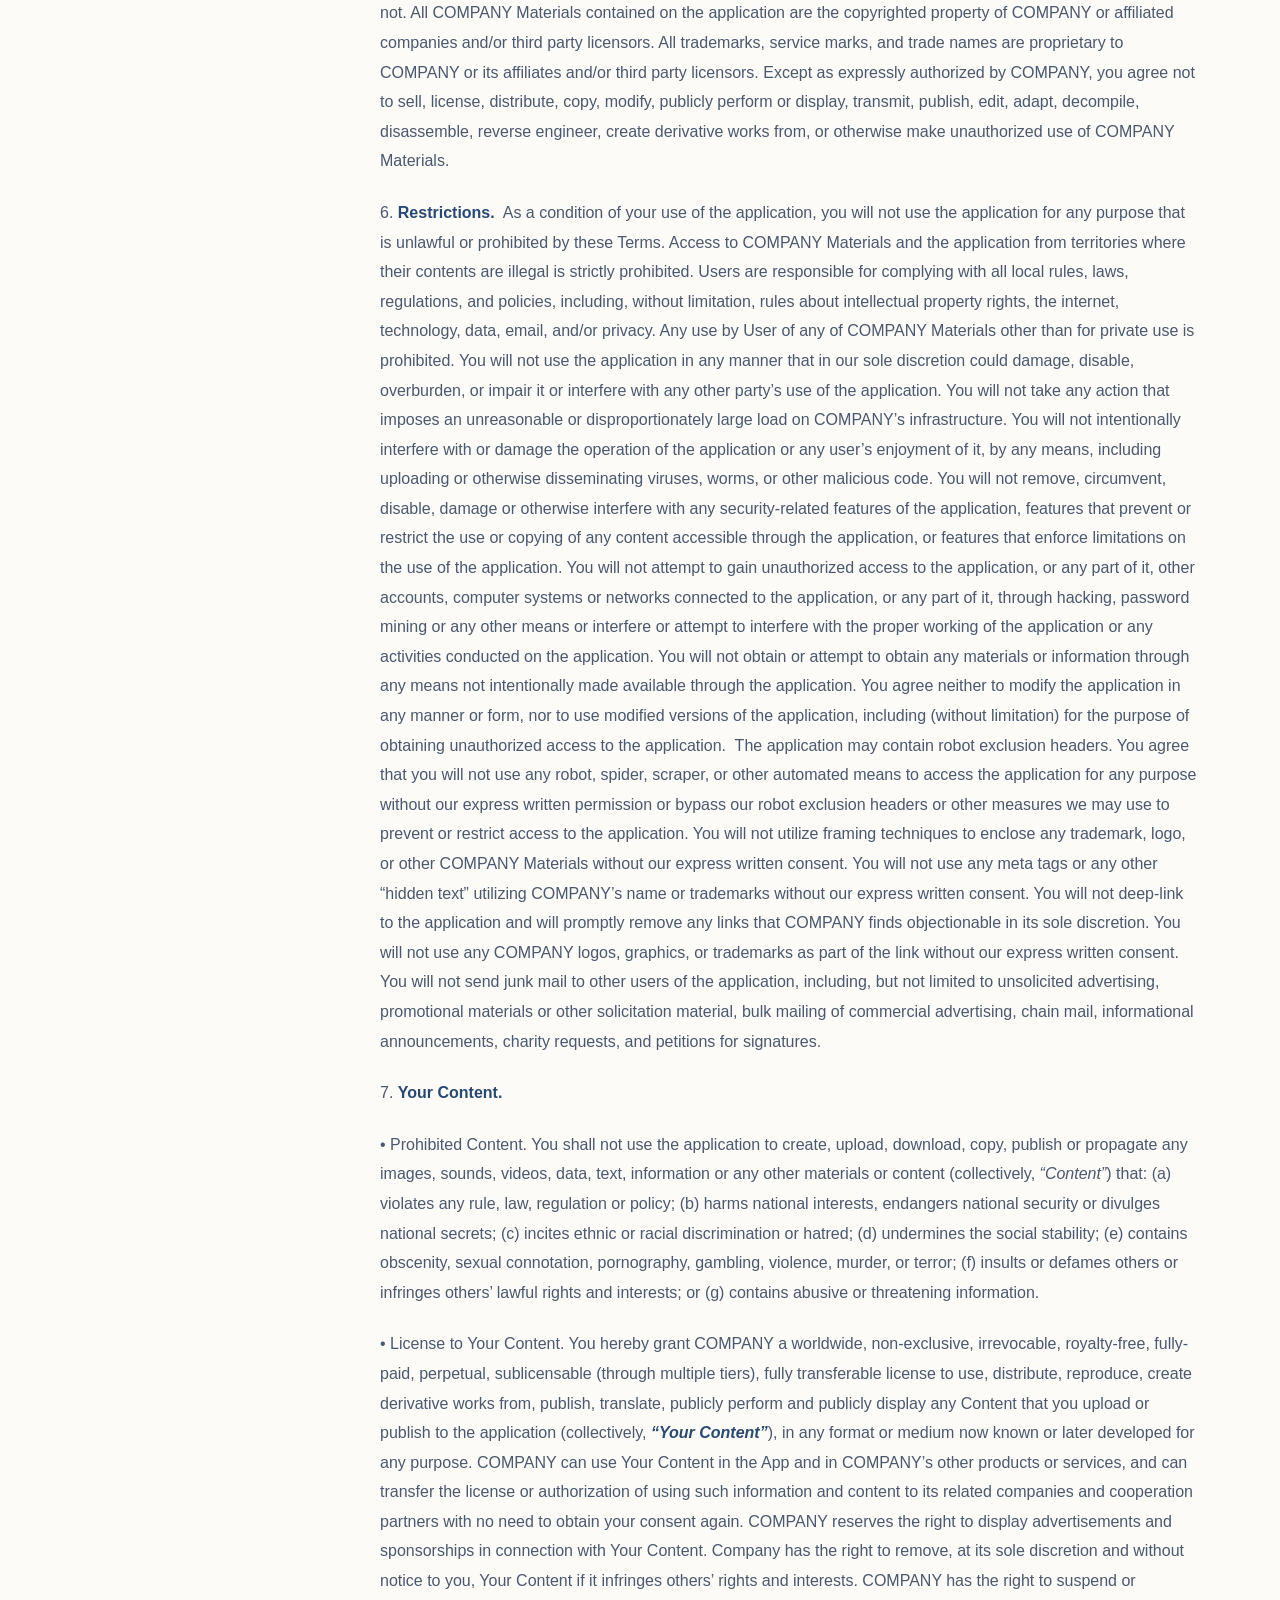
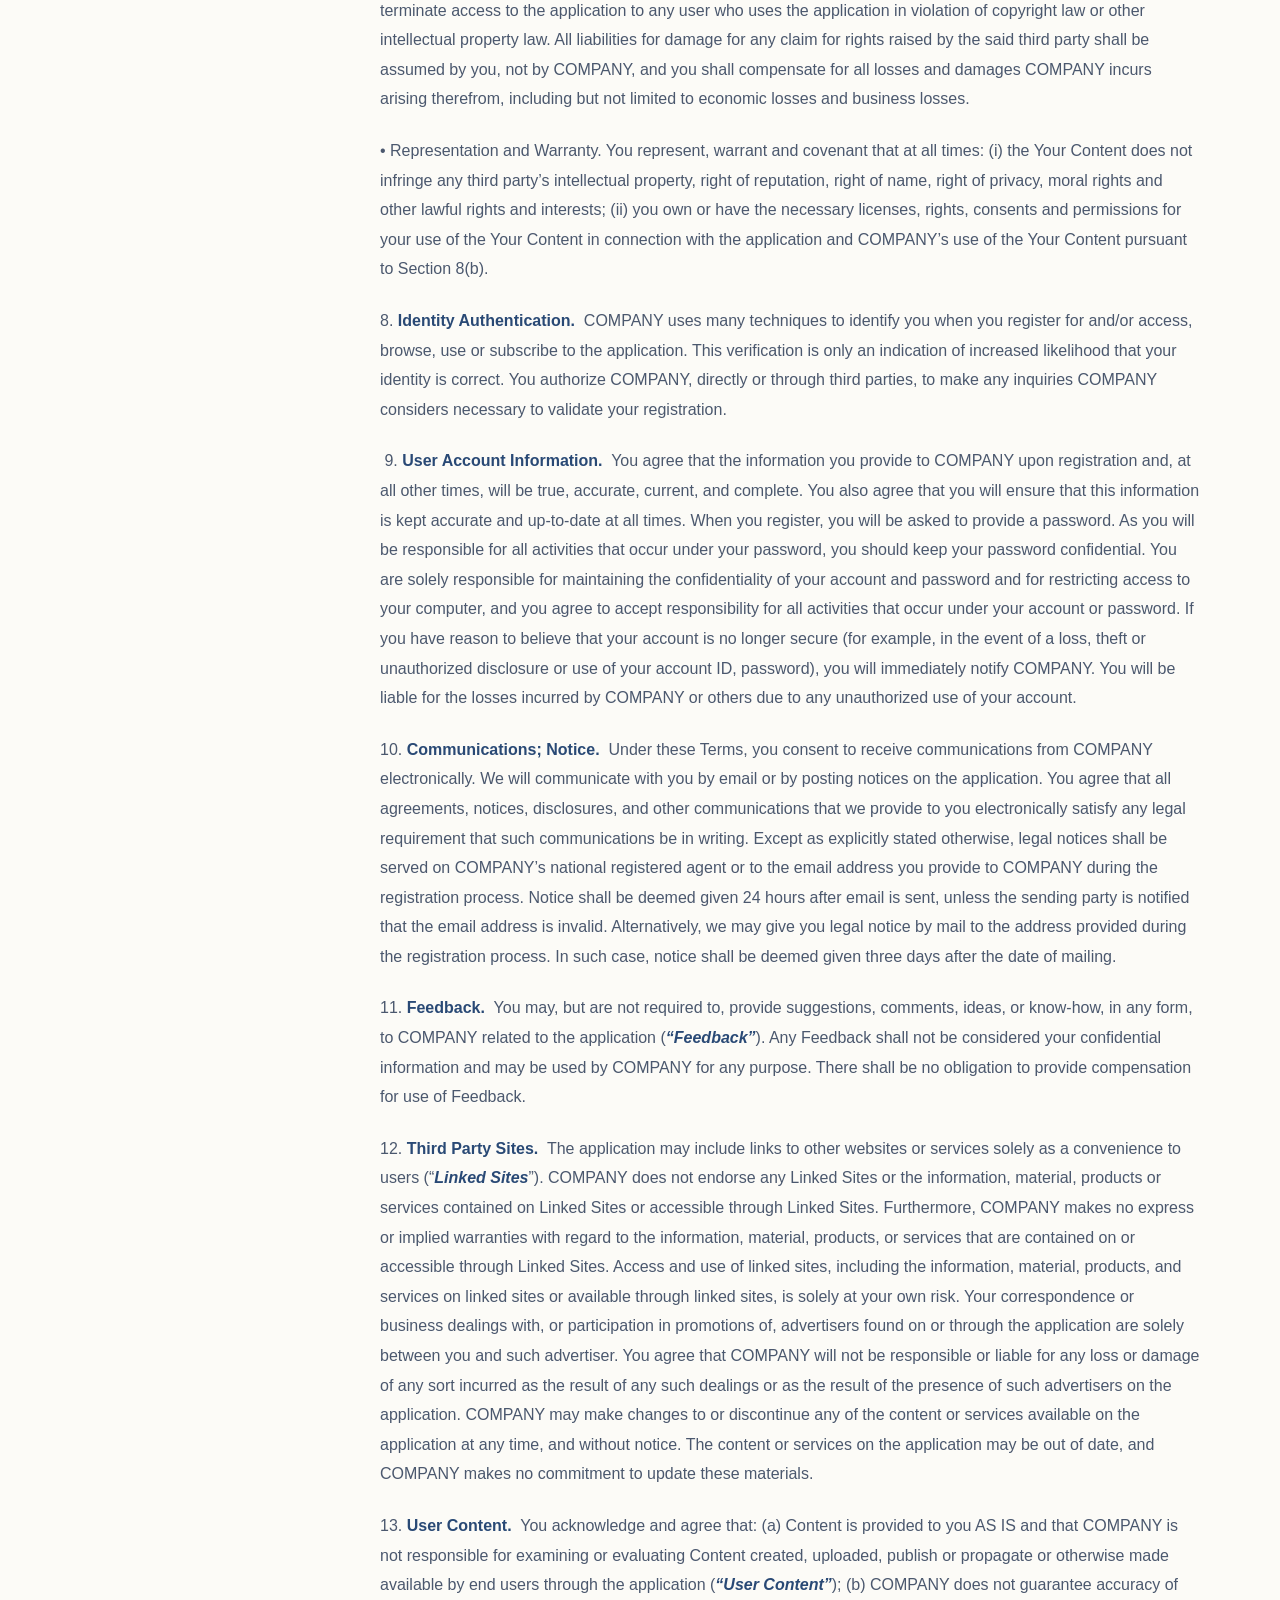
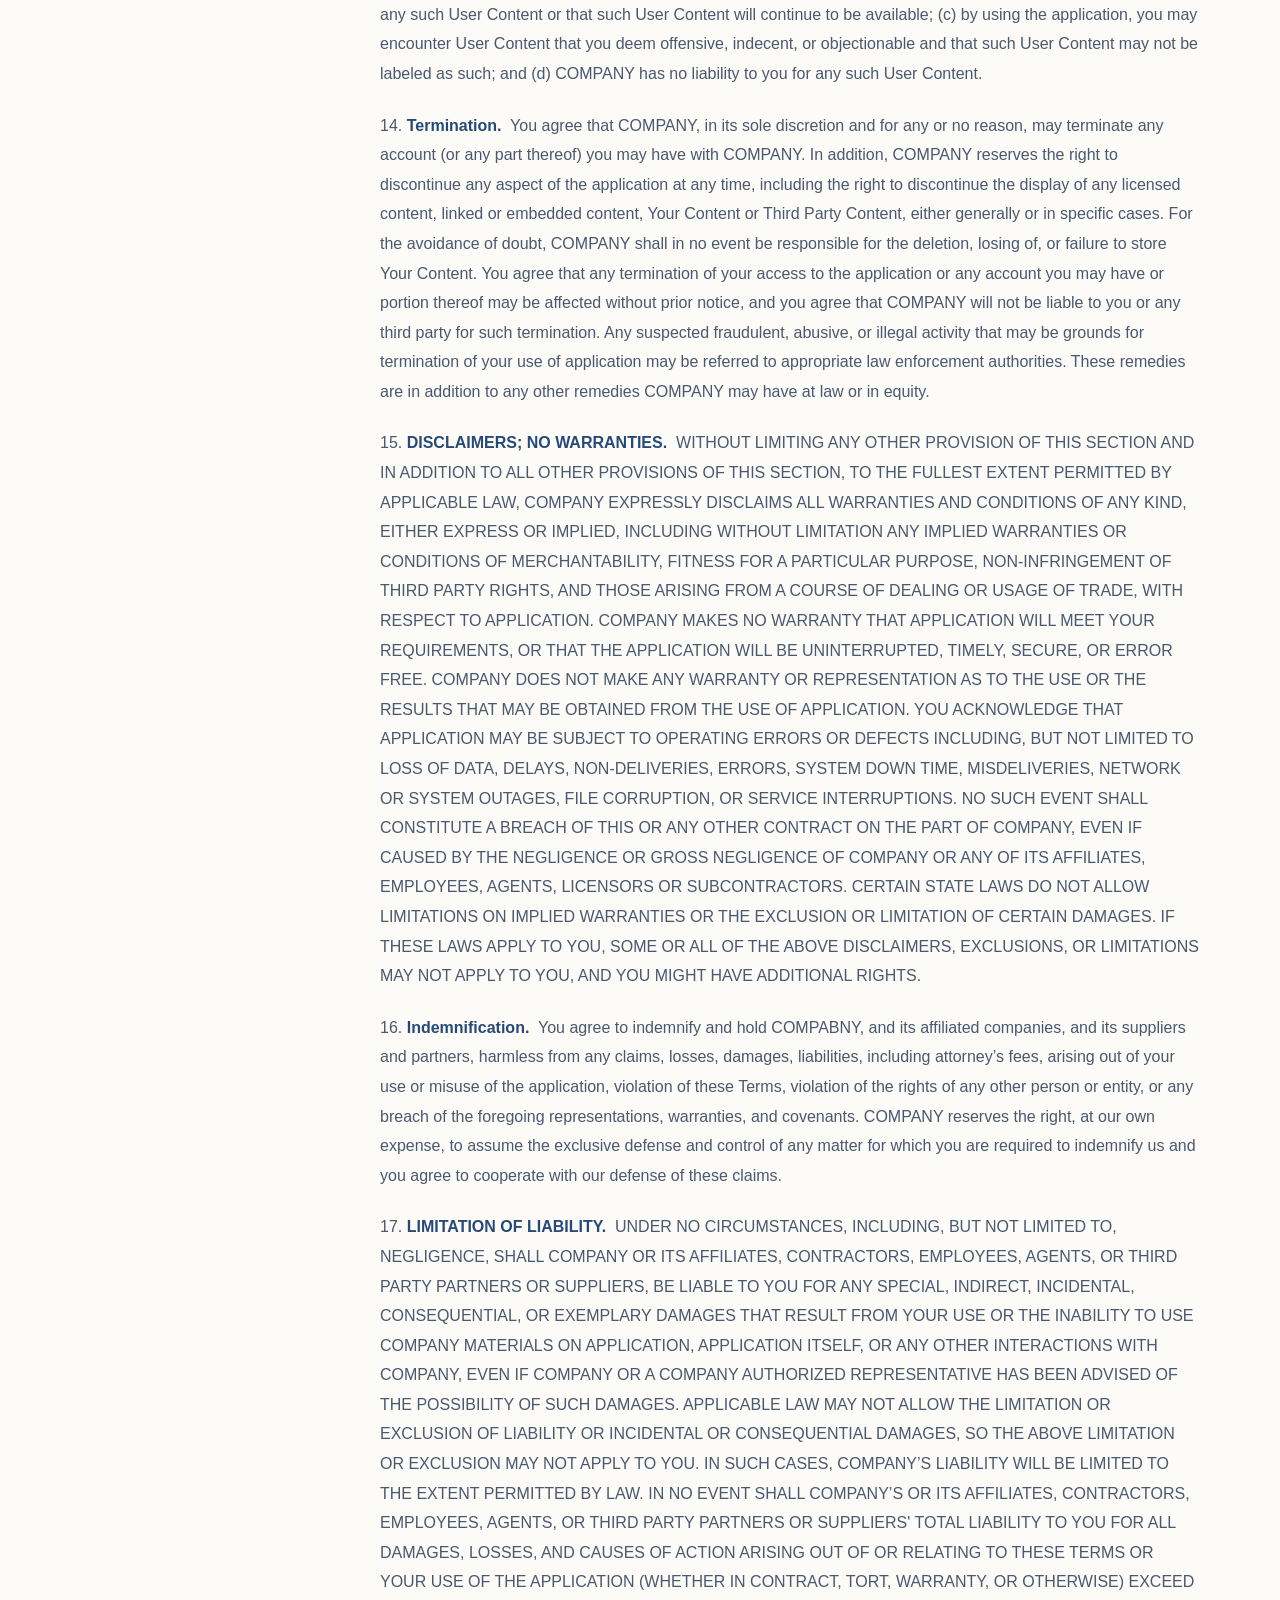
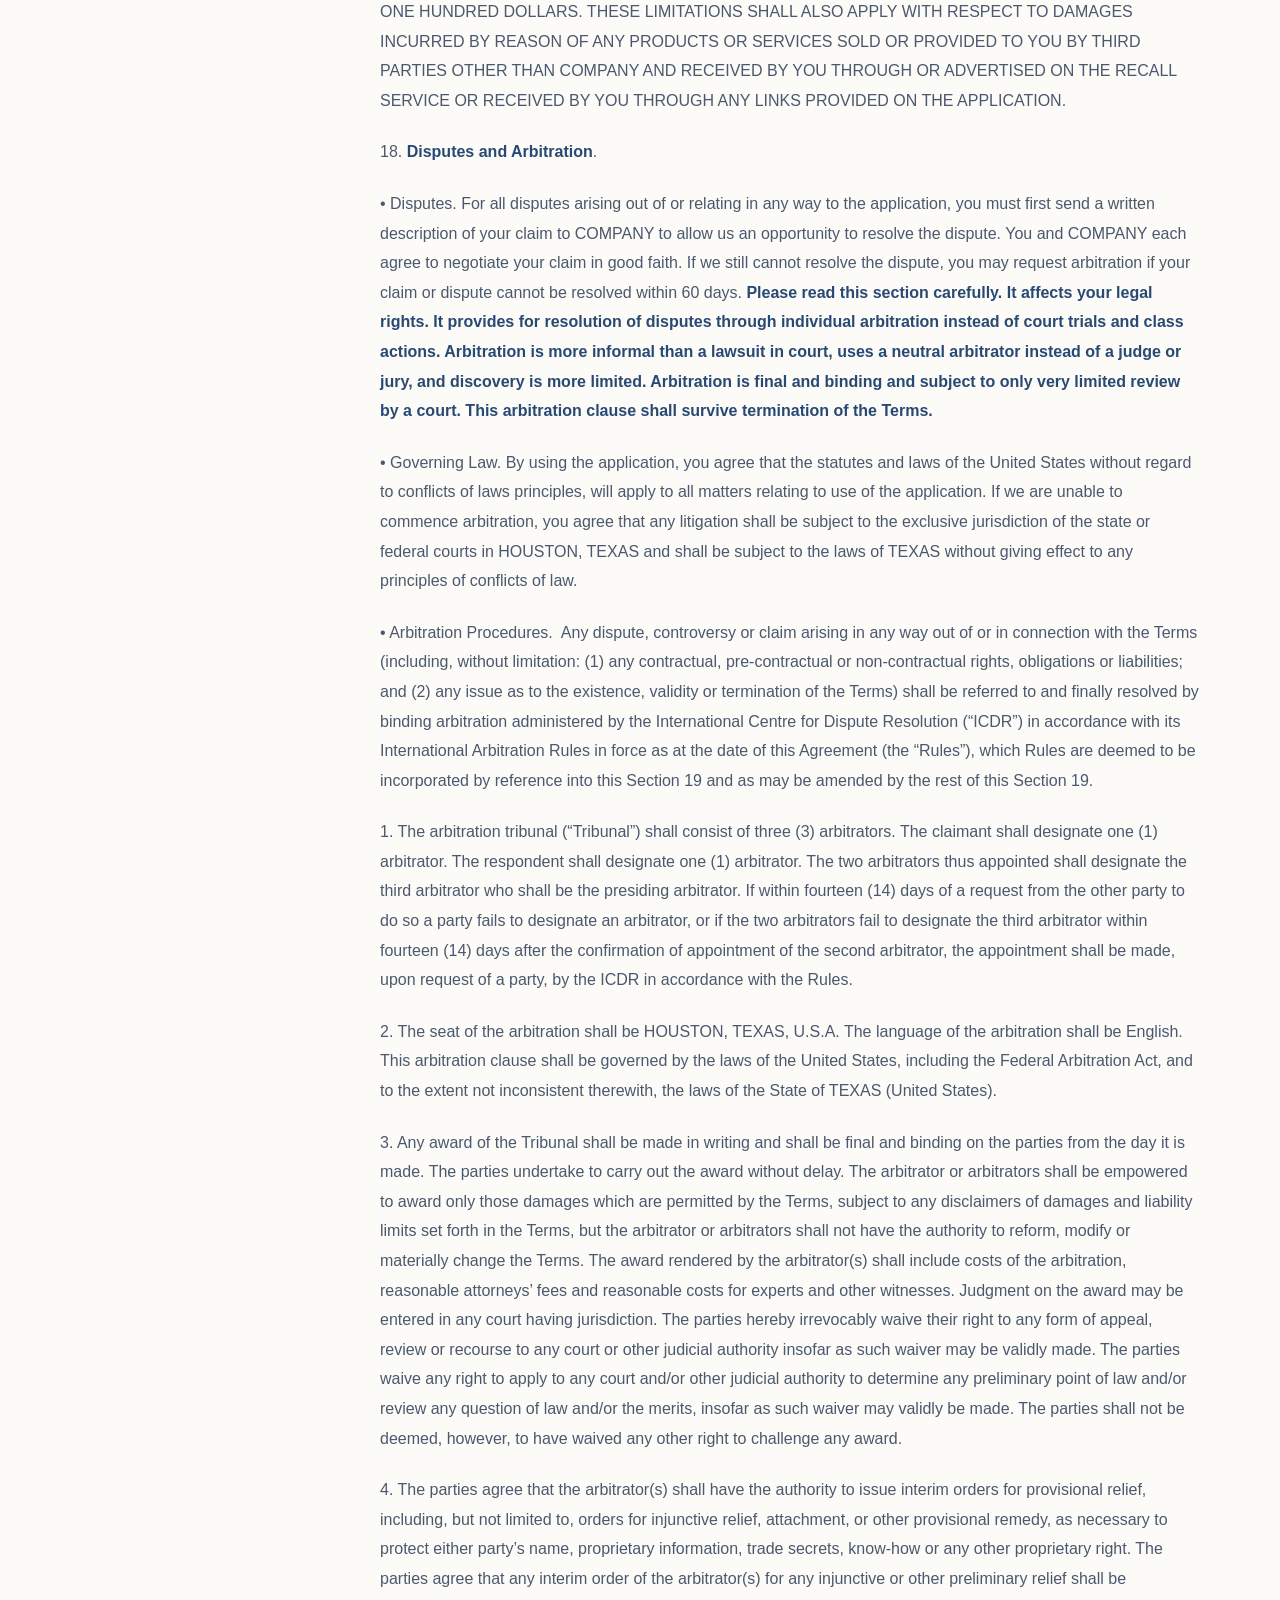
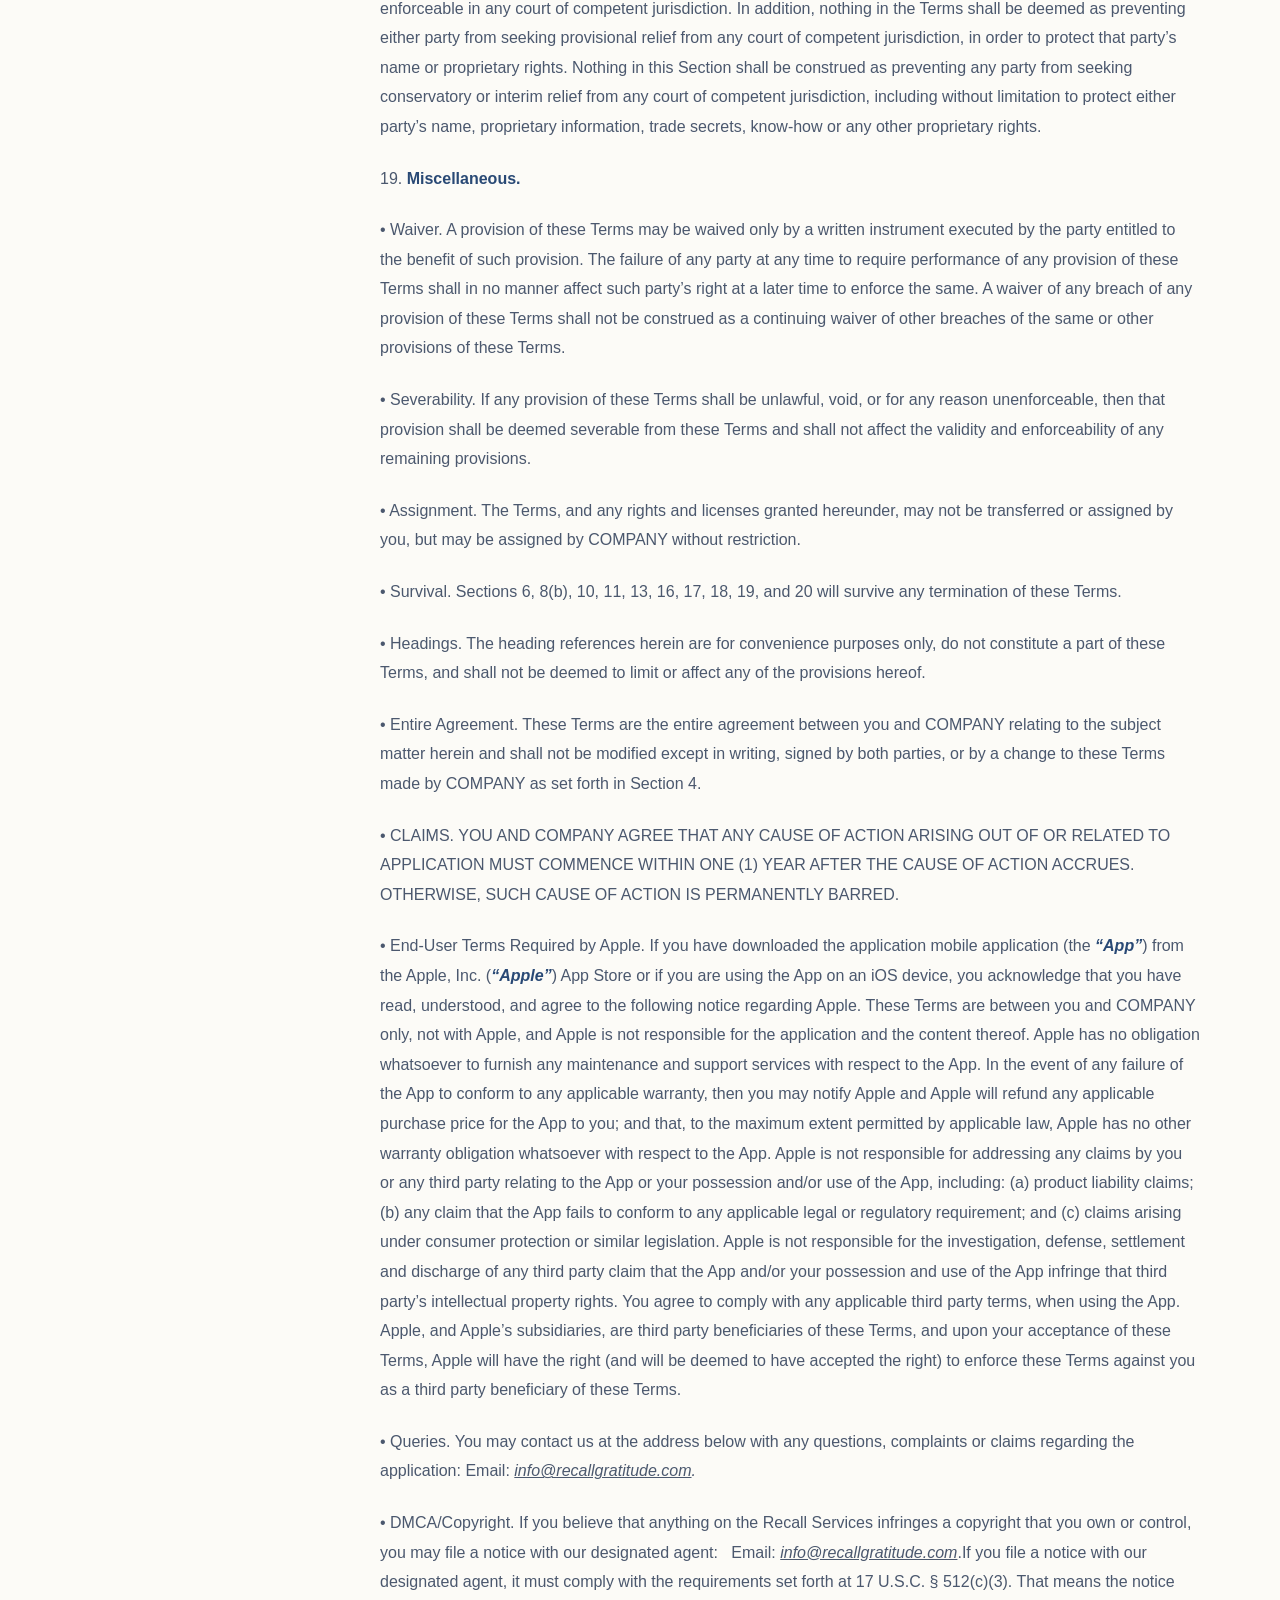
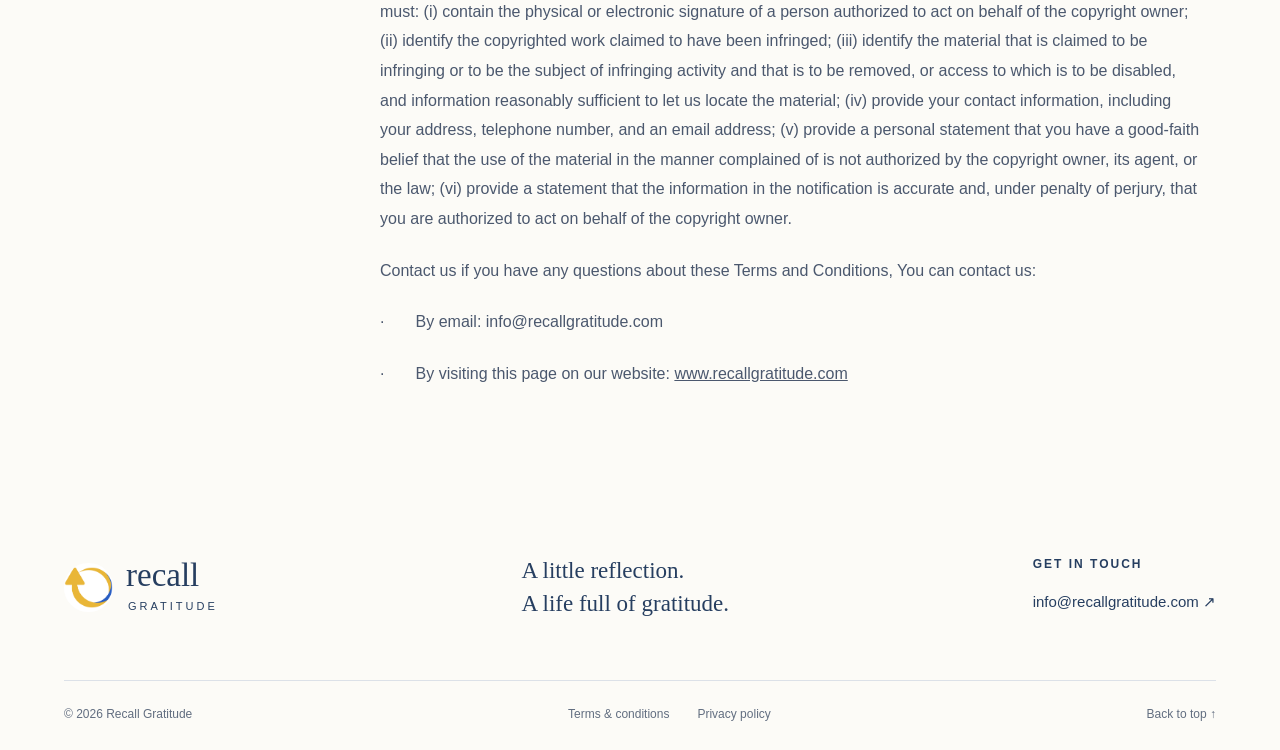
<file: termsconditions/index.html>
<!doctype html>
<html lang="en"><head><meta charset="utf-8"><meta name="viewport" content="width=device-width,initial-scale=1"><meta name="theme-color" content="#294975"><title>Terms & conditions — Recall Gratitude</title><meta name="description" content="Recall the good times and miracles. Discover Recall Gratitude and the power of a habit of thankfulness."><link rel="icon" type="image/png" href="../assets/recall-original.png"><link rel="stylesheet" href="../assets/style.css"><script defer src="../assets/site.js"></script></head>
<body><a class="skip" href="#main">Skip to content</a><header class="header"><a class="brand" href="../index.html" aria-label="Recall Gratitude home"><img class="brand-logo" src="../assets/recall-original.png" alt="" width="49" height="49"><span>recall<span class="brand-sub">GRATITUDE</span></span></a><button class="menu-toggle" aria-expanded="false" aria-controls="navigation">Menu <span aria-hidden="true">＋</span></button><nav id="navigation" aria-label="Main navigation"><a href="../index.html">Home</a><a href="../new-page/">About</a><a href="../contact-us/">Contact us</a></nav><a class="header-contact" href="mailto:info@recallgratitude.com">Say hello <span aria-hidden="true">↗</span></a></header>
<main id="main"><section class="page-head"><span class="eyebrow">RECALL GRATITUDE</span><h1>Terms & conditions</h1></section><div class="legal-layout"><aside class="legal-nav" aria-label="Legal pages"><a href="../termsconditions/" aria-current="page">Terms &amp; conditions</a><a href="../privacypolicy/" >Privacy policy</a><a href="../contact-us/">Contact us ↗</a></aside><article class="legal-content"><p><strong>Introduction. </strong>Welcome to the Recall App (“application”) and any other websites (including <a href="https://www.recallgratitude.com">https://www.recallgratitude.com</a>), products or services owned or operated by CE Consulting &amp; Engineering LLC (COMPANY). To access the application, you must at all times agree to and abide by these terms of use, including any additional guidelines, and any future modifications (collectively, these <em>“Terms”</em>). These Terms are a legal contract between you, a user of at least 18 years of age (<em>“you”</em> or <em>“User”</em>), and COMPANY<strong> </strong>regarding your use of the application. By accessing, installing, browsing, using, or subscribing to, or registering for the application (including any content created, uploaded, downloaded, copied, published, and propagated during the use of the application), you acknowledge that you have read, understood, and agree to be bound by these Terms. If at any time you do not agree to these Terms, please terminate your use of the application. Although the application is always striving to improve itself, it is not perfect. While COMPANY makes reasonable efforts to ensure the information provided is accurate, COMPANY cannot ensure the accuracy, completeness, and reliability of any and all information, data or content on the application. Therefore, You agree and understand that during Your use of application, no content feedback can be used as any basis for any civil or commercial activities performed by You and/or others, otherwise all risks that may arise from such activities and all responsibilities shall be borne by you, not by COMPANY.</p><p>1. <strong>Authorized Users. </strong> Your access to and use of the application is subject to all applicable international, national, federal, state, and local laws and regulations. You represent and warrant that you will not use the application in any manner or for any purposes that are unlawful or prohibited by these Terms. The application is not for persons under the age of 18. If you are under 18 years of age, then please do not use the application.</p><p>2. <strong>Specific Features and Services. </strong>When using the application, you may be subject to additional posted guidelines or terms and conditions applicable to specific services and features which may be posted from time to time (the <em>“Guidelines”</em>). All such Guidelines are hereby incorporated by reference into the Terms. In addition, your use of the application is governed by the COMPANY privacy policy available at xxxxx (the <em>“Privacy Policy”</em>), which is hereby incorporated by reference into the Terms, and you consent to the collection, use and disclosure of any personal information provided by you to use in accordance with the Privacy Policy.</p><p>3. <strong>Changes. </strong>COMPANY may revise this Terms from time to time. Although COMPANY may include a notice on the home page of the application that the Terms has been modified, such notice may not remain in place for any extended period of time. Accordingly, you should review the Terms as posted on the application from time to time. Using the application after any revised Terms has been posted will constitute your acceptance of the revised Terms.</p><p>4. <strong>Limited License. </strong>Subject to the terms and conditions of these Terms, Company hereby grants you a limited, revocable, non-transferable, non-exclusive, non-sublicensable license to use the application (and all updates or upgrades provided) solely for private, non-commercial purposes in accordance with these Terms.</p><p>5. <strong>Ownership; Proprietary Rights. </strong>The application is owned and operated by COMPANY. The content, visual interfaces, information, graphics, design, compilation, computer code, products, software, algorithms, services, and all other elements of the application that are provided by COMPANY (<em>“COMPANY Materials”</em>) are protected by United States copyright, trade dress, patent, and trademark laws, international conventions, and all other relevant intellectual property and proprietary rights, and applicable laws. For clarity, COMPANY Materials do not include any User Content (defined below) or content from third party sites, whether the application provides a link to them or not. All COMPANY Materials contained on the application are the copyrighted property of COMPANY or affiliated companies and/or third party licensors. All trademarks, service marks, and trade names are proprietary to COMPANY or its affiliates and/or third party licensors. Except as expressly authorized by COMPANY, you agree not to sell, license, distribute, copy, modify, publicly perform or display, transmit, publish, edit, adapt, decompile, disassemble, reverse engineer, create derivative works from, or otherwise make unauthorized use of COMPANY Materials.</p><p>6. <strong>Restrictions. </strong> As a condition of your use of the application, you will not use the application for any purpose that is unlawful or prohibited by these Terms. Access to COMPANY Materials and the application from territories where their contents are illegal is strictly prohibited. Users are responsible for complying with all local rules, laws, regulations, and policies, including, without limitation, rules about intellectual property rights, the internet, technology, data, email, and/or privacy. Any use by User of any of COMPANY Materials other than for private use is prohibited. You will not use the application in any manner that in our sole discretion could damage, disable, overburden, or impair it or interfere with any other party’s use of the application. You will not take any action that imposes an unreasonable or disproportionately large load on COMPANY’s infrastructure. You will not intentionally interfere with or damage the operation of the application or any user’s enjoyment of it, by any means, including uploading or otherwise disseminating viruses, worms, or other malicious code. You will not remove, circumvent, disable, damage or otherwise interfere with any security-related features of the application, features that prevent or restrict the use or copying of any content accessible through the application, or features that enforce limitations on the use of the application. You will not attempt to gain unauthorized access to the application, or any part of it, other accounts, computer systems or networks connected to the application, or any part of it, through hacking, password mining or any other means or interfere or attempt to interfere with the proper working of the application or any activities conducted on the application. You will not obtain or attempt to obtain any materials or information through any means not intentionally made available through the application. You agree neither to modify the application in any manner or form, nor to use modified versions of the application, including (without limitation) for the purpose of obtaining unauthorized access to the application.  The application may contain robot exclusion headers. You agree that you will not use any robot, spider, scraper, or other automated means to access the application for any purpose without our express written permission or bypass our robot exclusion headers or other measures we may use to prevent or restrict access to the application. You will not utilize framing techniques to enclose any trademark, logo, or other COMPANY Materials without our express written consent. You will not use any meta tags or any other “hidden text” utilizing COMPANY’s name or trademarks without our express written consent. You will not deep-link to the application and will promptly remove any links that COMPANY finds objectionable in its sole discretion. You will not use any COMPANY logos, graphics, or trademarks as part of the link without our express written consent. You will not send junk mail to other users of the application, including, but not limited to unsolicited advertising, promotional materials or other solicitation material, bulk mailing of commercial advertising, chain mail, informational announcements, charity requests, and petitions for signatures.</p><p>7. <strong>Your Content. </strong></p><p>• Prohibited Content. You shall not use the application to create, upload, download, copy, publish or propagate any images, sounds, videos, data, text, information or any other materials or content (collectively, <em>“Content”</em>) that: (a) violates any rule, law, regulation or policy; (b) harms national interests, endangers national security or divulges national secrets; (c) incites ethnic or racial discrimination or hatred; (d) undermines the social stability; (e) contains obscenity, sexual connotation, pornography, gambling, violence, murder, or terror; (f) insults or defames others or infringes others’ lawful rights and interests; or (g) contains abusive or threatening information.</p><p>• License to Your Content. You hereby grant COMPANY a worldwide, non-exclusive, irrevocable, royalty-free, fully-paid, perpetual, sublicensable (through multiple tiers), fully transferable license to use, distribute, reproduce, create derivative works from, publish, translate, publicly perform and publicly display any Content that you upload or publish to the application (collectively, <strong><em>“Your Content”</em></strong>), in any format or medium now known or later developed for any purpose. COMPANY can use Your Content in the App and in COMPANY’s other products or services, and can transfer the license or authorization of using such information and content to its related companies and cooperation partners with no need to obtain your consent again. COMPANY reserves the right to display advertisements and sponsorships in connection with Your Content. Company has the right to remove, at its sole discretion and without notice to you, Your Content if it infringes others’ rights and interests. COMPANY has the right to suspend or terminate access to the application to any user who uses the application in violation of copyright law or other intellectual property law. All liabilities for damage for any claim for rights raised by the said third party shall be assumed by you, not by COMPANY, and you shall compensate for all losses and damages COMPANY incurs arising therefrom, including but not limited to economic losses and business losses.</p><p>• Representation and Warranty. You represent, warrant and covenant that at all times: (i) the Your Content does not infringe any third party’s intellectual property, right of reputation, right of name, right of privacy, moral rights and other lawful rights and interests; (ii) you own or have the necessary licenses, rights, consents and permissions for your use of the Your Content in connection with the application and COMPANY’s use of the Your Content pursuant to Section 8(b).</p><p>8. <strong>Identity Authentication. </strong> COMPANY uses many techniques to identify you when you register for and/or access, browse, use or subscribe to the application. This verification is only an indication of increased likelihood that your identity is correct. You authorize COMPANY, directly or through third parties, to make any inquiries COMPANY considers necessary to validate your registration.</p><p> 9. <strong>User Account Information. </strong> You agree that the information you provide to COMPANY upon registration and, at all other times, will be true, accurate, current, and complete. You also agree that you will ensure that this information is kept accurate and up-to-date at all times. When you register, you will be asked to provide a password. As you will be responsible for all activities that occur under your password, you should keep your password confidential. You are solely responsible for maintaining the confidentiality of your account and password and for restricting access to your computer, and you agree to accept responsibility for all activities that occur under your account or password. If you have reason to believe that your account is no longer secure (for example, in the event of a loss, theft or unauthorized disclosure or use of your account ID, password), you will immediately notify COMPANY. You will be liable for the losses incurred by COMPANY or others due to any unauthorized use of your account.</p><p>10. <strong>Communications; Notice. </strong> Under these Terms, you consent to receive communications from COMPANY electronically. We will communicate with you by email or by posting notices on the application. You agree that all agreements, notices, disclosures, and other communications that we provide to you electronically satisfy any legal requirement that such communications be in writing. Except as explicitly stated otherwise, legal notices shall be served on COMPANY’s national registered agent or to the email address you provide to COMPANY during the registration process. Notice shall be deemed given 24 hours after email is sent, unless the sending party is notified that the email address is invalid. Alternatively, we may give you legal notice by mail to the address provided during the registration process. In such case, notice shall be deemed given three days after the date of mailing.</p><p>11. <strong>Feedback. </strong> You may, but are not required to, provide suggestions, comments, ideas, or know-how, in any form, to COMPANY related to the application (<strong><em>“Feedback”</em></strong>). Any Feedback shall not be considered your confidential information and may be used by COMPANY for any purpose. There shall be no obligation to provide compensation for use of Feedback.</p><p>12. <strong>Third Party Sites. </strong> The application may include links to other websites or services solely as a convenience to users (“<strong><em>Linked Sites</em></strong>”). COMPANY does not endorse any Linked Sites or the information, material, products or services contained on Linked Sites or accessible through Linked Sites. Furthermore, COMPANY makes no express or implied warranties with regard to the information, material, products, or services that are contained on or accessible through Linked Sites. Access and use of linked sites, including the information, material, products, and services on linked sites or available through linked sites, is solely at your own risk. Your correspondence or business dealings with, or participation in promotions of, advertisers found on or through the application are solely between you and such advertiser. You agree that COMPANY will not be responsible or liable for any loss or damage of any sort incurred as the result of any such dealings or as the result of the presence of such advertisers on the application. COMPANY may make changes to or discontinue any of the content or services available on the application at any time, and without notice. The content or services on the application may be out of date, and COMPANY makes no commitment to update these materials.</p><p>13. <strong>User Content. </strong> You acknowledge and agree that: (a) Content is provided to you AS IS and that COMPANY is not responsible for examining or evaluating Content created, uploaded, publish or propagate or otherwise made available by end users through the application (<strong><em>“User Content”</em></strong>); (b) COMPANY does not guarantee accuracy of any such User Content or that such User Content will continue to be available; (c) by using the application, you may encounter User Content that you deem offensive, indecent, or objectionable and that such User Content may not be labeled as such; and (d) COMPANY has no liability to you for any such User Content.</p><p>14. <strong>Termination. </strong> You agree that COMPANY, in its sole discretion and for any or no reason, may terminate any account (or any part thereof) you may have with COMPANY. In addition, COMPANY reserves the right to discontinue any aspect of the application at any time, including the right to discontinue the display of any licensed content, linked or embedded content, Your Content or Third Party Content, either generally or in specific cases. For the avoidance of doubt, COMPANY shall in no event be responsible for the deletion, losing of, or failure to store Your Content. You agree that any termination of your access to the application or any account you may have or portion thereof may be affected without prior notice, and you agree that COMPANY will not be liable to you or any third party for such termination. Any suspected fraudulent, abusive, or illegal activity that may be grounds for termination of your use of application may be referred to appropriate law enforcement authorities. These remedies are in addition to any other remedies COMPANY may have at law or in equity.</p><p>15. <strong>DISCLAIMERS; NO WARRANTIES. </strong> WITHOUT LIMITING ANY OTHER PROVISION OF THIS SECTION AND IN ADDITION TO ALL OTHER PROVISIONS OF THIS SECTION, TO THE FULLEST EXTENT PERMITTED BY APPLICABLE LAW, COMPANY EXPRESSLY DISCLAIMS ALL WARRANTIES AND CONDITIONS OF ANY KIND, EITHER EXPRESS OR IMPLIED, INCLUDING WITHOUT LIMITATION ANY IMPLIED WARRANTIES OR CONDITIONS OF MERCHANTABILITY, FITNESS FOR A PARTICULAR PURPOSE, NON-INFRINGEMENT OF THIRD PARTY RIGHTS, AND THOSE ARISING FROM A COURSE OF DEALING OR USAGE OF TRADE, WITH RESPECT TO APPLICATION. COMPANY MAKES NO WARRANTY THAT APPLICATION WILL MEET YOUR REQUIREMENTS, OR THAT THE APPLICATION WILL BE UNINTERRUPTED, TIMELY, SECURE, OR ERROR FREE. COMPANY DOES NOT MAKE ANY WARRANTY OR REPRESENTATION AS TO THE USE OR THE RESULTS THAT MAY BE OBTAINED FROM THE USE OF APPLICATION. YOU ACKNOWLEDGE THAT APPLICATION MAY BE SUBJECT TO OPERATING ERRORS OR DEFECTS INCLUDING, BUT NOT LIMITED TO LOSS OF DATA, DELAYS, NON-DELIVERIES, ERRORS, SYSTEM DOWN TIME, MISDELIVERIES, NETWORK OR SYSTEM OUTAGES, FILE CORRUPTION, OR SERVICE INTERRUPTIONS. NO SUCH EVENT SHALL CONSTITUTE A BREACH OF THIS OR ANY OTHER CONTRACT ON THE PART OF COMPANY, EVEN IF CAUSED BY THE NEGLIGENCE OR GROSS NEGLIGENCE OF COMPANY OR ANY OF ITS AFFILIATES, EMPLOYEES, AGENTS, LICENSORS OR SUBCONTRACTORS. CERTAIN STATE LAWS DO NOT ALLOW LIMITATIONS ON IMPLIED WARRANTIES OR THE EXCLUSION OR LIMITATION OF CERTAIN DAMAGES. IF THESE LAWS APPLY TO YOU, SOME OR ALL OF THE ABOVE DISCLAIMERS, EXCLUSIONS, OR LIMITATIONS MAY NOT APPLY TO YOU, AND YOU MIGHT HAVE ADDITIONAL RIGHTS.</p><p>16. <strong>Indemnification. </strong> You agree to indemnify and hold COMPABNY, and its affiliated companies, and its suppliers and partners, harmless from any claims, losses, damages, liabilities, including attorney’s fees, arising out of your use or misuse of the application, violation of these Terms, violation of the rights of any other person or entity, or any breach of the foregoing representations, warranties, and covenants. COMPANY reserves the right, at our own expense, to assume the exclusive defense and control of any matter for which you are required to indemnify us and you agree to cooperate with our defense of these claims.</p><p>17. <strong>LIMITATION OF LIABILITY. </strong> UNDER NO CIRCUMSTANCES, INCLUDING, BUT NOT LIMITED TO, NEGLIGENCE, SHALL COMPANY OR ITS AFFILIATES, CONTRACTORS, EMPLOYEES, AGENTS, OR THIRD PARTY PARTNERS OR SUPPLIERS, BE LIABLE TO YOU FOR ANY SPECIAL, INDIRECT, INCIDENTAL, CONSEQUENTIAL, OR EXEMPLARY DAMAGES THAT RESULT FROM YOUR USE OR THE INABILITY TO USE COMPANY MATERIALS ON APPLICATION, APPLICATION ITSELF, OR ANY OTHER INTERACTIONS WITH COMPANY, EVEN IF COMPANY OR A COMPANY AUTHORIZED REPRESENTATIVE HAS BEEN ADVISED OF THE POSSIBILITY OF SUCH DAMAGES. APPLICABLE LAW MAY NOT ALLOW THE LIMITATION OR EXCLUSION OF LIABILITY OR INCIDENTAL OR CONSEQUENTIAL DAMAGES, SO THE ABOVE LIMITATION OR EXCLUSION MAY NOT APPLY TO YOU. IN SUCH CASES, COMPANY’S LIABILITY WILL BE LIMITED TO THE EXTENT PERMITTED BY LAW. IN NO EVENT SHALL COMPANY’S OR ITS AFFILIATES, CONTRACTORS, EMPLOYEES, AGENTS, OR THIRD PARTY PARTNERS OR SUPPLIERS&#x27; TOTAL LIABILITY TO YOU FOR ALL DAMAGES, LOSSES, AND CAUSES OF ACTION ARISING OUT OF OR RELATING TO THESE TERMS OR YOUR USE OF THE APPLICATION (WHETHER IN CONTRACT, TORT, WARRANTY, OR OTHERWISE) EXCEED ONE HUNDRED DOLLARS. THESE LIMITATIONS SHALL ALSO APPLY WITH RESPECT TO DAMAGES INCURRED BY REASON OF ANY PRODUCTS OR SERVICES SOLD OR PROVIDED TO YOU BY THIRD PARTIES OTHER THAN COMPANY AND RECEIVED BY YOU THROUGH OR ADVERTISED ON THE RECALL SERVICE OR RECEIVED BY YOU THROUGH ANY LINKS PROVIDED ON THE APPLICATION.</p><p>18. <strong>Disputes and Arbitration</strong>.</p><p>• Disputes. For all disputes arising out of or relating in any way to the application, you must first send a written description of your claim to COMPANY to allow us an opportunity to resolve the dispute. You and COMPANY each agree to negotiate your claim in good faith. If we still cannot resolve the dispute, you may request arbitration if your claim or dispute cannot be resolved within 60 days. <strong>Please read this section carefully. It affects your legal rights. It provides for resolution of disputes through individual arbitration instead of court trials and class actions. Arbitration is more informal than a lawsuit in court, uses a neutral arbitrator instead of a judge or jury, and discovery is more limited. Arbitration is final and binding and subject to only very limited review by a court. This arbitration clause shall survive termination of the Terms.</strong></p><p>• Governing Law. By using the application, you agree that the statutes and laws of the United States without regard to conflicts of laws principles, will apply to all matters relating to use of the application. If we are unable to commence arbitration, you agree that any litigation shall be subject to the exclusive jurisdiction of the state or federal courts in HOUSTON, TEXAS and shall be subject to the laws of TEXAS without giving effect to any principles of conflicts of law.</p><p>• Arbitration Procedures.  Any dispute, controversy or claim arising in any way out of or in connection with the Terms (including, without limitation: (1) any contractual, pre-contractual or non-contractual rights, obligations or liabilities; and (2) any issue as to the existence, validity or termination of the Terms) shall be referred to and finally resolved by binding arbitration administered by the International Centre for Dispute Resolution (“ICDR”) in accordance with its International Arbitration Rules in force as at the date of this Agreement (the “Rules”), which Rules are deemed to be incorporated by reference into this Section 19 and as may be amended by the rest of this Section 19. </p><p>1. The arbitration tribunal (“Tribunal”) shall consist of three (3) arbitrators. The claimant shall designate one (1) arbitrator. The respondent shall designate one (1) arbitrator. The two arbitrators thus appointed shall designate the third arbitrator who shall be the presiding arbitrator. If within fourteen (14) days of a request from the other party to do so a party fails to designate an arbitrator, or if the two arbitrators fail to designate the third arbitrator within fourteen (14) days after the confirmation of appointment of the second arbitrator, the appointment shall be made, upon request of a party, by the ICDR in accordance with the Rules.</p><p>2. The seat of the arbitration shall be HOUSTON, TEXAS, U.S.A. The language of the arbitration shall be English. This arbitration clause shall be governed by the laws of the United States, including the Federal Arbitration Act, and to the extent not inconsistent therewith, the laws of the State of TEXAS (United States).</p><p>3. Any award of the Tribunal shall be made in writing and shall be final and binding on the parties from the day it is made. The parties undertake to carry out the award without delay. The arbitrator or arbitrators shall be empowered to award only those damages which are permitted by the Terms, subject to any disclaimers of damages and liability limits set forth in the Terms, but the arbitrator or arbitrators shall not have the authority to reform, modify or materially change the Terms. The award rendered by the arbitrator(s) shall include costs of the arbitration, reasonable attorneys’ fees and reasonable costs for experts and other witnesses. Judgment on the award may be entered in any court having jurisdiction. The parties hereby irrevocably waive their right to any form of appeal, review or recourse to any court or other judicial authority insofar as such waiver may be validly made. The parties waive any right to apply to any court and/or other judicial authority to determine any preliminary point of law and/or review any question of law and/or the merits, insofar as such waiver may validly be made. The parties shall not be deemed, however, to have waived any other right to challenge any award.</p><p>4. The parties agree that the arbitrator(s) shall have the authority to issue interim orders for provisional relief, including, but not limited to, orders for injunctive relief, attachment, or other provisional remedy, as necessary to protect either party’s name, proprietary information, trade secrets, know-how or any other proprietary right. The parties agree that any interim order of the arbitrator(s) for any injunctive or other preliminary relief shall be enforceable in any court of competent jurisdiction. In addition, nothing in the Terms shall be deemed as preventing either party from seeking provisional relief from any court of competent jurisdiction, in order to protect that party’s name or proprietary rights. Nothing in this Section shall be construed as preventing any party from seeking conservatory or interim relief from any court of competent jurisdiction, including without limitation to protect either party’s name, proprietary information, trade secrets, know-how or any other proprietary rights.</p><p>19. <strong>Miscellaneous.</strong></p><p>• Waiver. A provision of these Terms may be waived only by a written instrument executed by the party entitled to the benefit of such provision. The failure of any party at any time to require performance of any provision of these Terms shall in no manner affect such party’s right at a later time to enforce the same. A waiver of any breach of any provision of these Terms shall not be construed as a continuing waiver of other breaches of the same or other provisions of these Terms.</p><p>• Severability. If any provision of these Terms shall be unlawful, void, or for any reason unenforceable, then that provision shall be deemed severable from these Terms and shall not affect the validity and enforceability of any remaining provisions.</p><p>• Assignment. The Terms, and any rights and licenses granted hereunder, may not be transferred or assigned by you, but may be assigned by COMPANY without restriction.</p><p>• Survival. Sections 6, 8(b), 10, 11, 13, 16, 17, 18, 19, and 20 will survive any termination of these Terms.</p><p>• Headings. The heading references herein are for convenience purposes only, do not constitute a part of these Terms, and shall not be deemed to limit or affect any of the provisions hereof.</p><p>• Entire Agreement. These Terms are the entire agreement between you and COMPANY relating to the subject matter herein and shall not be modified except in writing, signed by both parties, or by a change to these Terms made by COMPANY as set forth in Section 4.</p><p>• CLAIMS. YOU AND COMPANY AGREE THAT ANY CAUSE OF ACTION ARISING OUT OF OR RELATED TO APPLICATION MUST COMMENCE WITHIN ONE (1) YEAR AFTER THE CAUSE OF ACTION ACCRUES. OTHERWISE, SUCH CAUSE OF ACTION IS PERMANENTLY BARRED.</p><p>• End-User Terms Required by Apple. If you have downloaded the application mobile application (the <strong><em>“App”</em></strong>) from the Apple, Inc. (<strong><em>“Apple”</em></strong>) App Store or if you are using the App on an iOS device, you acknowledge that you have read, understood, and agree to the following notice regarding Apple. These Terms are between you and COMPANY only, not with Apple, and Apple is not responsible for the application and the content thereof. Apple has no obligation whatsoever to furnish any maintenance and support services with respect to the App. In the event of any failure of the App to conform to any applicable warranty, then you may notify Apple and Apple will refund any applicable purchase price for the App to you; and that, to the maximum extent permitted by applicable law, Apple has no other warranty obligation whatsoever with respect to the App. Apple is not responsible for addressing any claims by you or any third party relating to the App or your possession and/or use of the App, including: (a) product liability claims; (b) any claim that the App fails to conform to any applicable legal or regulatory requirement; and (c) claims arising under consumer protection or similar legislation. Apple is not responsible for the investigation, defense, settlement and discharge of any third party claim that the App and/or your possession and use of the App infringe that third party’s intellectual property rights. You agree to comply with any applicable third party terms, when using the App. Apple, and Apple’s subsidiaries, are third party beneficiaries of these Terms, and upon your acceptance of these Terms, Apple will have the right (and will be deemed to have accepted the right) to enforce these Terms against you as a third party beneficiary of these Terms.</p><p>• Queries. You may contact us at the address below with any questions, complaints or claims regarding the application: Email: <a href="mailto:info@recallgratitude.com"><em>info@recallgratitude.com</em></a><em>.</em></p><p>• DMCA/Copyright. If you believe that anything on the Recall Services infringes a copyright that you own or control, you may file a notice with our designated agent:   Email: <a href="mailto:info@recallgratitude.com"><em>info@recallgratitude.com</em></a>.If you file a notice with our designated agent, it must comply with the requirements set forth at 17 U.S.C. § 512(c)(3). That means the notice must: (i) contain the physical or electronic signature of a person authorized to act on behalf of the copyright owner; (ii) identify the copyrighted work claimed to have been infringed; (iii) identify the material that is claimed to be infringing or to be the subject of infringing activity and that is to be removed, or access to which is to be disabled, and information reasonably sufficient to let us locate the material; (iv) provide your contact information, including your address, telephone number, and an email address; (v) provide a personal statement that you have a good-faith belief that the use of the material in the manner complained of is not authorized by the copyright owner, its agent, or the law; (vi) provide a statement that the information in the notification is accurate and, under penalty of perjury, that you are authorized to act on behalf of the copyright owner.</p><p>Contact us if you have any questions about these Terms and Conditions, You can contact us:</p><p>·       By email: info@recallgratitude.com</p><p>·       By visiting this page on our website: <a href="http://www.recallgratitude.com">www.recallgratitude.com</a> </p></article></div></main><footer><div class="footer-top"><a class="brand" href="../index.html"><img class="brand-logo" src="../assets/recall-original.png" alt="" width="49" height="49"><span>recall<span class="brand-sub">GRATITUDE</span></span></a><p>A little reflection.<br>A life full of gratitude.</p><div><span class="eyebrow">GET IN TOUCH</span><a class="footer-email" href="mailto:info@recallgratitude.com">info@recallgratitude.com ↗</a></div></div><div class="footer-bottom"><span>© 2026 Recall Gratitude</span><div><a href="../termsconditions/">Terms &amp; conditions</a><a href="../privacypolicy/">Privacy policy</a></div><a href="#main">Back to top ↑</a></div></footer></body></html>
</file>
<file: assets/style.css>
:root{--green:#294975;--ink:#263e60;--paper:#fcfbf7;--gold:#f0d994;--muted:#626e80;--line:#dce1e8;--serif:Georgia,'Times New Roman',serif}*{box-sizing:border-box}html{scroll-behavior:smooth}body{margin:0;background:var(--paper);color:var(--ink);font-family:Arial,Helvetica,sans-serif;font-size:16px;line-height:1.65}a{color:inherit;text-decoration:none}button,input,textarea{font:inherit}a,button{-webkit-tap-highlight-color:transparent}a:focus-visible,button:focus-visible,input:focus-visible,textarea:focus-visible{outline:3px solid #ad7f1e;outline-offset:5px}a:hover{color:#8c6b20}.skip{position:absolute;top:-100px;left:12px;z-index:10;background:white;padding:12px}.skip:focus{top:12px}.header{height:110px;max-width:1440px;margin:auto;padding:0 6%;display:flex;align-items:center;justify-content:space-between;gap:24px}.brand{display:flex;align-items:center;gap:13px;font-family:var(--serif);font-size:33px;line-height:1}.brand-mark{font-style:italic;font-size:45px;border:1px solid #acb8c9;border-radius:50%;width:50px;height:50px;text-align:center;line-height:42px}.brand-sub{display:block;font:10px/1.6 Arial,sans-serif;letter-spacing:3px;margin:6px 0 0 2px}.header nav{display:flex;gap:38px;font-size:14px}.header nav a{padding:8px 0}.header nav a[aria-current]{border-bottom:1px solid var(--green)}.header-contact{font-size:14px;border-bottom:1px solid var(--line);padding:8px 0}.header-contact span{margin-left:22px}.menu-toggle{display:none}.hero{max-width:1360px;margin:0 auto;display:grid;grid-template-columns:1.25fr 1fr;min-height:590px;background:var(--green);color:var(--paper)}.hero-copy{padding:70px 9% 58px}.eyebrow{font-size:12px;letter-spacing:2px;font-weight:600;display:block}.hero .eyebrow{color:var(--gold)}h1,h2,h3,p{margin:0}h1,h2,h3{font-family:var(--serif);font-weight:400;line-height:1.12;letter-spacing:-1.8px}h1{font-size:clamp(48px,5.4vw,78px);margin:28px 0}h1 em,h2 em{font-weight:400}h1 em{color:var(--gold)}.hero-copy p{font-size:17px;line-height:1.8;color:#e5eaf2;margin-bottom:30px}.button{display:inline-flex;align-items:center;justify-content:space-between;gap:40px;padding:15px 24px;background:var(--green);color:white;font-size:14px;border:1px solid transparent;cursor:pointer;transition:background .2s,transform .2s}.button:hover{background:#355989;color:white;transform:translateY(-2px)}.button.light{background:var(--paper);color:var(--green)}.button.light:hover{background:var(--gold)}.hero-note{display:block;font-size:12px;letter-spacing:.6px;margin-top:35px;color:#c5d2e5}.hero-art{background:#f5f0e1;color:var(--green);margin:20px 20px 20px 0;padding:32px;display:flex;flex-direction:column;justify-content:space-between;overflow:hidden}.art-top{display:flex;justify-content:space-between;font-size:10px;letter-spacing:1.5px;gap:16px}.hero-art img{width:74%;height:auto;align-self:center;mix-blend-mode:multiply;margin:32px 0;transform:rotate(-12deg)}.art-bottom{border-top:1px solid #dcd3bb;padding-top:24px;display:flex;justify-content:space-between;align-items:center;font:25px/1.2 var(--serif)}.art-number{font-size:42px}.section{max-width:1200px;margin:auto;padding:100px 40px}.intro{display:grid;grid-template-columns:1.1fr 1fr;gap:80px}.section h2{font-size:44px;margin-top:24px}.intro-copy{padding-top:5px}.intro-copy>p:first-child{font-size:24px;line-height:1.5;font-family:var(--serif)}.muted{color:var(--muted)}.intro-copy .muted{margin:22px 0}.text-link{display:inline-flex;gap:40px;font-size:14px;border-bottom:1px solid #a3b2c8;padding:8px 0}.quote-band{text-align:center;background:#edf1f7;padding:75px 24px 82px}.quote-band h2{font-size:54px;margin:25px 0}.quote-band .eyebrow{color:var(--muted)}footer{max-width:1360px;margin:auto;padding:65px 5% 25px}.footer-top{display:flex;justify-content:space-between;gap:30px;padding-bottom:60px}.footer-top>p{font-family:var(--serif);font-size:23px;line-height:1.4}.footer-email{font-size:15px;display:block;margin-top:15px}.footer-bottom{border-top:1px solid var(--line);padding-top:24px;display:flex;justify-content:space-between;gap:24px;font-size:12px;color:var(--muted)}.footer-bottom>div{display:flex;gap:28px}.page-head{max-width:1200px;padding:70px 40px 65px;margin:auto}.page-head h1{font-size:72px;margin:24px 0}.page-head p{max-width:610px;font-size:18px;color:var(--muted)}.about-grid{display:grid;grid-template-columns:.8fr 1.2fr;gap:80px;padding-top:20px}.about-grid h2{margin:0}.about-grid p{font-size:19px;color:var(--muted)}.founder{background:var(--green);color:var(--paper)}.founder-inner{max-width:1200px;margin:auto;padding:70px 40px;display:grid;grid-template-columns:.8fr 1.2fr;gap:70px;align-items:center}.founder h2{font-size:42px;margin:24px 0;color:var(--gold)}.founder video{display:block;width:100%;aspect-ratio:1.5;background:#203959}.founder figcaption{font-size:13px;margin-top:12px;color:#d4deec}.founder figure{margin:0}.contact-grid{max-width:1200px;margin:auto;padding:0 40px 90px;display:grid;grid-template-columns:1fr 1.1fr;gap:100px}.contact-card{border-top:1px solid var(--line);padding-top:28px}.contact-card a{display:block;font:24px var(--serif);margin:15px 0}.contact-card p{max-width:310px;color:var(--muted);font-size:14px}.contact-form{display:grid;gap:24px}.name-row{display:grid;grid-template-columns:1fr 1fr;gap:20px}label{display:block;font-size:14px}input,textarea{display:block;width:100%;padding:13px 0;border:0;border-bottom:1px solid #a9b7cc;border-radius:0;background:transparent;color:var(--ink);margin-top:5px}textarea{min-height:140px;resize:vertical}.contact-form .button{justify-self:start}.form-note{font-size:13px;color:var(--muted)}.legal-layout{max-width:1200px;margin:auto;padding:0 40px 80px;display:grid;grid-template-columns:230px 1fr;gap:70px}.legal-nav{align-self:start;position:sticky;top:30px;display:grid;gap:15px;font-size:14px;border-top:1px solid var(--line);padding-top:20px}.legal-nav a[aria-current]{font-weight:700}.legal-content{min-width:0;color:#4b586e;line-height:1.85;overflow-wrap:anywhere}.legal-content p{margin-bottom:22px}.legal-content h2,.legal-content h3,.legal-content h4{font-size:26px;letter-spacing:-.5px;margin:35px 0 18px;color:var(--green)}.legal-content a{text-decoration:underline}.legal-content strong{color:var(--green)}.legal-content li{margin:10px 0}
@media(min-width:1500px){.hero{min-height:650px}.hero-copy{padding-top:85px}}@media(max-width:950px){.header{padding:0 5%;height:95px}.hero{margin:0 20px;grid-template-columns:1.2fr 1fr;min-height:520px}.hero-copy{padding:50px 9%}.hero h1{font-size:54px}.hero-art{padding:24px}.art-top span:last-child{display:none}.hero-art img{width:100%}.intro{gap:40px}.section{padding:75px 35px}.section h2{font-size:37px}.contact-grid{gap:50px}.legal-layout{grid-template-columns:180px 1fr;gap:35px}.founder-inner{gap:40px}.footer-top{flex-wrap:wrap}}
@media(max-width:650px){.header{height:90px;position:relative}.brand{font-size:29px}.brand-mark{width:43px;height:43px;line-height:35px;font-size:39px}.header-contact{display:none}.menu-toggle{display:block;background:none;border:0;padding:12px 0 12px 15px;color:var(--green);font-size:14px}.menu-toggle span{margin-left:12px}.header nav{display:none;position:absolute;left:0;right:0;top:90px;background:var(--paper);z-index:3;box-shadow:0 12px 20px #29497515;padding:15px 6% 25px;gap:15px;flex-direction:column}.header nav.open{display:flex}.header nav a{align-self:start}.hero{margin:0 14px;display:flex;flex-direction:column}.hero-copy{padding:43px 27px 35px}.hero h1{font-size:clamp(42px,10vw,61px);letter-spacing:-1.7px;line-height:1.12}.hero-copy p{font-size:16px}.hero-copy p br{display:none}.hero-note{margin-top:25px}.hero-art{margin:0 15px 15px;min-height:320px;padding:22px}.hero-art img{width:180px;margin:25px 0}.art-top span:last-child{display:block}.art-bottom{font-size:21px;padding-top:18px}.art-number{font-size:32px}.intro{display:block}.section{padding:65px 27px}.section h2{font-size:36px}.intro-copy{margin-top:30px}.intro-copy>p:first-child{font-size:23px}.quote-band{padding:55px 24px}.quote-band h2{font-size:41px}footer{padding:45px 27px 25px}.footer-top{display:grid;gap:30px;padding-bottom:35px}.footer-top>p{font-size:21px}.footer-bottom{flex-direction:column;gap:17px}.footer-bottom>div{gap:20px}.page-head{padding:48px 27px 45px}.page-head h1{font-size:50px}.page-head p{font-size:17px}.about-grid{padding-top:0;display:block}.about-grid p{margin-top:25px;font-size:17px}.founder-inner{display:block;padding:50px 27px}.founder h2{font-size:37px}.founder figure{margin-top:30px}.contact-grid{padding:0 27px 60px;display:flex;flex-direction:column;gap:40px}.contact-card a{font-size:22px}.legal-layout{display:block;padding:0 27px 50px}.legal-nav{position:static;display:flex;flex-wrap:wrap;margin-bottom:40px;gap:12px 24px}.legal-content{font-size:16px}.eyebrow{font-size:11px;letter-spacing:1.5px}}
@media(prefers-reduced-motion:reduce){html{scroll-behavior:auto}.button{transition:none}}

/* Original Recall identity */
.brand-logo{width:49px;height:49px;object-fit:contain;mix-blend-mode:multiply}.brand-mark{display:none}.hero-art img{transform:none}.art-top{font-size:11px}.brand-sub{font-size:11px}@media(max-width:650px){.brand-logo{width:43px;height:43px}}

/* Keep the original logo crisp and its colors undiluted at display sizes. */
.brand-logo,.hero-art img{mix-blend-mode:normal;image-rendering:-webkit-optimize-contrast;transform:none}
.brand-logo{background:#fff;border-radius:50%}
.hero-art{background:#fff}
</file>
